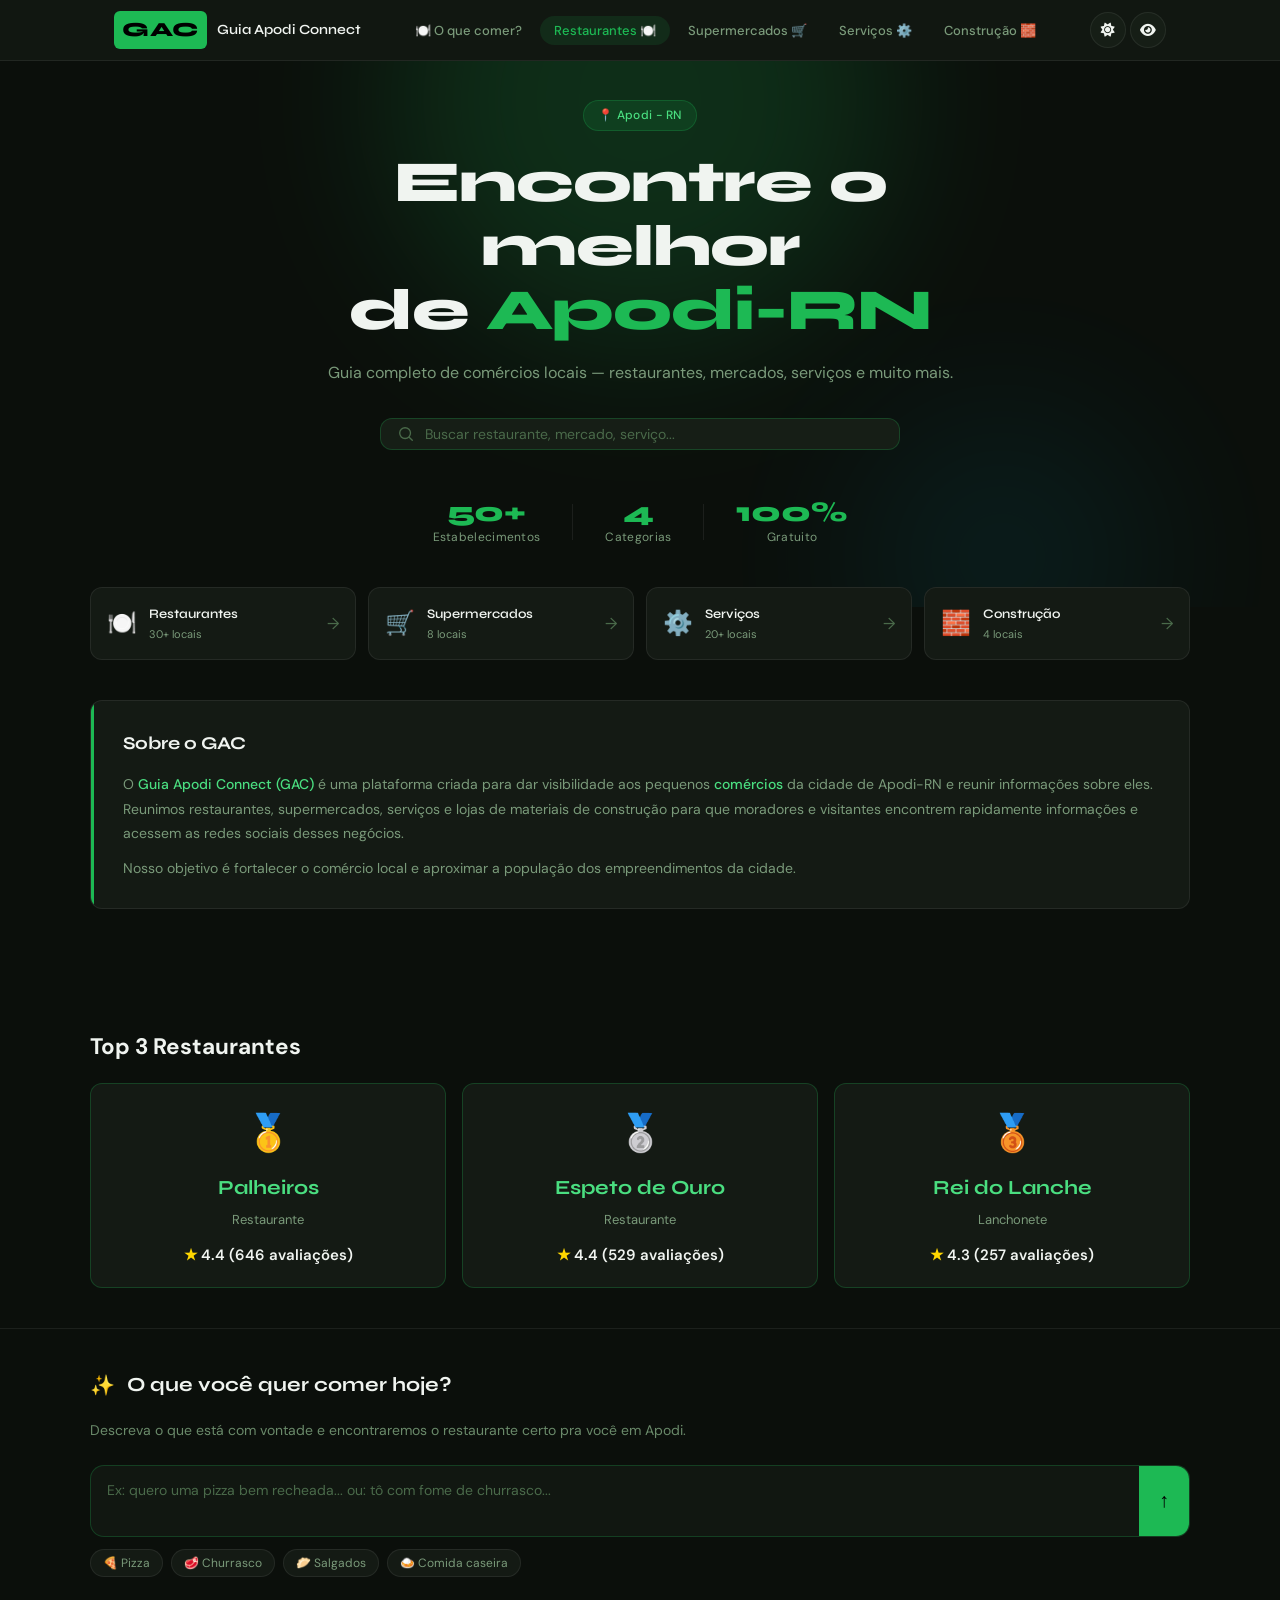
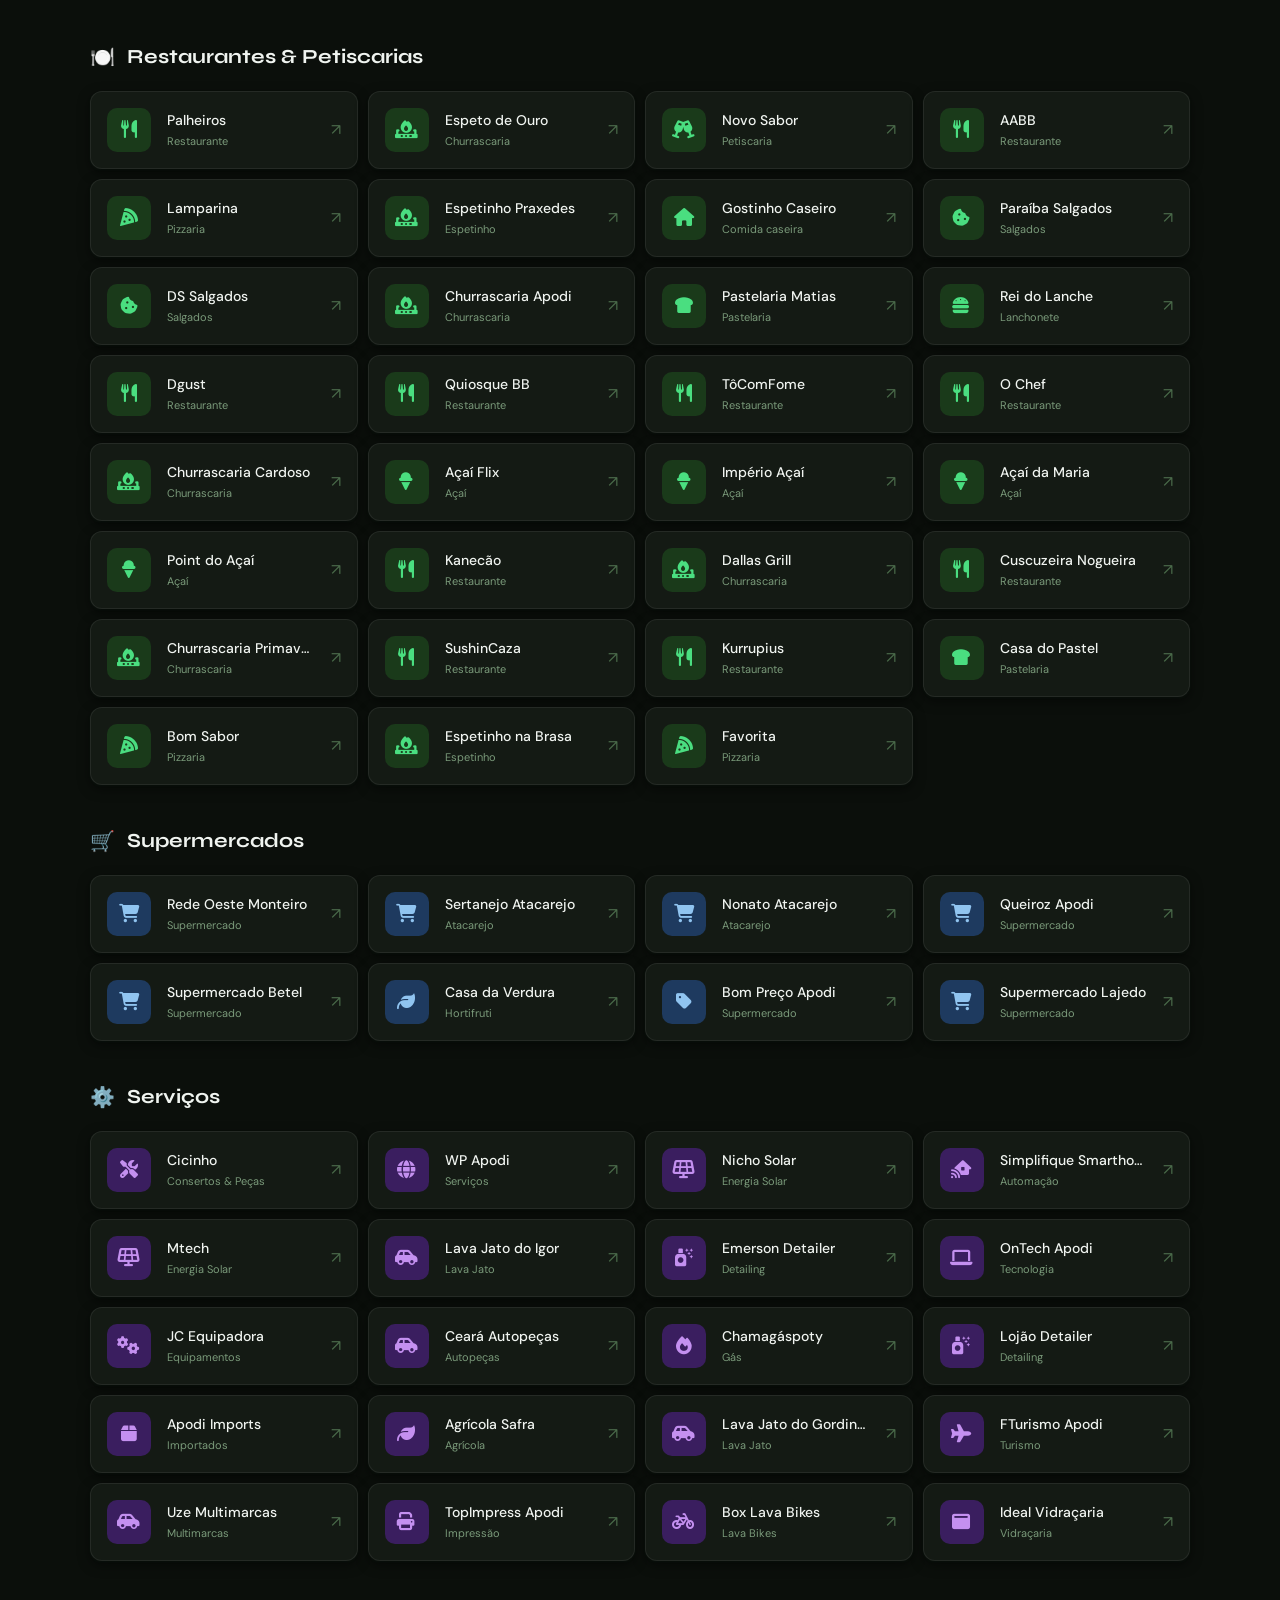
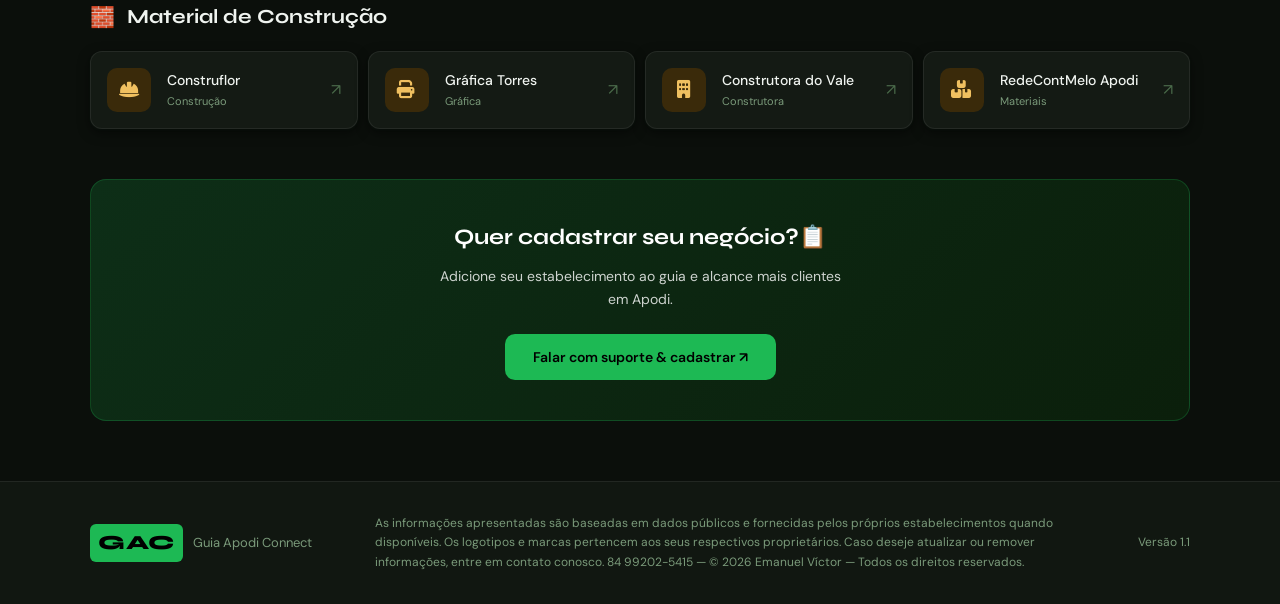
<file: GAC/index.html>
<!DOCTYPE html>
<html lang="pt-BR">
<head>
  <meta charset="UTF-8">
  <meta name="viewport" content="width=device-width, initial-scale=1.0">
  <title>GAC — Guia Apodi Connect</title>
  <link rel="icon" type="image/x-icon" href="02.ico">
  <link rel="preconnect" href="https://fonts.googleapis.com">
  <link rel="preconnect" href="https://fonts.gstatic.com" crossorigin>
  <link rel="stylesheet" href="02.css">
  <link rel="stylesheet" href="https://cdnjs.cloudflare.com/ajax/libs/font-awesome/6.5.0/css/all.min.css">
  <link href="https://fonts.googleapis.com/css2?family=Syne:wght@400;600;700;800&family=DM+Sans:wght@300;400;500&display=swap" rel="stylesheet">
</head>
<body>
<svg style="position:absolute; width:0; height:0;" xmlns="http://www.w3.org/2000/svg">
  <defs>
    <filter id="protanopia">
      <feColorMatrix type="matrix" values="0.567,0.433,0,0,0 0.558,0.442,0,0,0 0,0.242,0.758,0,0 0,0,0,1,0"/>
    </filter>
    <filter id="deuteranopia">
      <feColorMatrix type="matrix" values="0.625,0.375,0,0,0 0.7,0.3,0,0,0 0,0.3,0.7,0,0 0,0,0,1,0"/>
    </filter>
    <filter id="tritanopia">
      <feColorMatrix type="matrix" values="0.95,0.05,0,0,0 0,0.433,0.567,0,0 0,0.475,0.525,0,0 0,0,0,1,0"/>
    </filter>
    <filter id="achromatopsia">
      <feColorMatrix type="matrix" values="0.299,0.587,0.114,0,0 0.299,0.587,0.114,0,0 0.299,0.587,0.114,0,0 0,0,0,1,0"/>
    </filter>
  </defs>
</svg>

<nav class="sticky-nav" id="navbar">
  <div class="nav-inner">
    <a href="#" class="nav-brand">
      <span class="brand-badge">GAC</span>
      <span class="brand-name">Guia Apodi Connect</span>
    </a>

    <ul class="nav-links">
      <li><a href="#catalogo" class="nav-link">🍽️ O que comer?</a></li>
      <li><a href="#restaurantes" class="nav-link" data-section="restaurantes">Restaurantes 🍽️</a></li>
      <li><a href="#supermercados" class="nav-link" data-section="supermercados">Supermercados 🛒</a></li>
      <li><a href="#servicos" class="nav-link" data-section="servicos">Serviços ⚙️</a></li>
      <li><a href="#construcao" class="nav-link" data-section="construcao">Construção 🧱</a></li>
    </ul>

    <div class="nav-actions">
      <div class="nav-accessibility">
        <button class="acc-btn" id="btn-theme" onclick="alternarModoClaro()" title="Alternar Modo Claro / Escuro">
          <i class="fa-solid fa-sun"></i>
        </button>

        <div class="acessibilidade-container">
          <button class="acc-btn" id="btn-daltonico" onclick="toggleDropdown(event)" title="Filtros para Daltonismo">
            <i class="fa-solid fa-eye"></i>
          </button>

          <div class="dropdown" id="dropdown">
            <div class="dropdown-header">Filtro para daltonismo</div>
            <button class="filter-btn active" onclick="setFilter('none', this)">Sem filtro (padrão)</button>
            <button class="filter-btn" onclick="setFilter('protanopia', this)">Protanopia (sem vermelho)</button>
            <button class="filter-btn" onclick="setFilter('deuteranopia', this)">Deuteranopia (sem verde)</button>
            <button class="filter-btn" onclick="setFilter('tritanopia', this)">Tritanopia (sem azul)</button>
            <button class="filter-btn" onclick="setFilter('achromatopsia', this)">Achromatopsia (P&B)</button>
          </div>
        </div>

        <div id="filter-label" class="filter-label"></div>
      </div>

      <button class="nav-menu-btn" id="menuBtn" aria-label="Menu">
      </button>
    </div>
  </div>

  <div class="nav-mobile" id="mobileMenu">
    <a href="#catalogo" class="nav-link-mobile">🍽️ O que comer?</a>
    <a href="#restaurantes" class="nav-link-mobile">Restaurantes</a>
    <a href="#supermercados" class="nav-link-mobile">Supermercados</a>
    <a href="#servicos" class="nav-link-mobile">Serviços</a>
    <a href="#construcao" class="nav-link-mobile">Construção</a>
  </div>
</nav>

<section class="hero">
  <div class="hero-bg">
    <div class="hero-orb hero-orb-1"></div>
    <div class="hero-orb hero-orb-2"></div>
  </div>
  <div class="hero-content">
    <div class="hero-tag">📍 Apodi - RN</div>
    <h1 class="hero-title">Encontre o melhor<br>de <em>Apodi-RN</em></h1>
    <p class="hero-sub">Guia completo de comércios locais — restaurantes, mercados, serviços e muito mais.</p>
    <div class="search-wrap">
      <div class="search-box">
        <svg class="search-icon" viewBox="0 0 20 20" fill="none"><circle cx="9" cy="9" r="6" stroke="currentColor" stroke-width="1.5"/><path d="M13.5 13.5L17 17" stroke="currentColor" stroke-width="1.5" stroke-linecap="round"/></svg>
        <input type="text" id="pesquisa" placeholder="Buscar restaurante, mercado, serviço..." onkeyup="filtrar()">
      </div>
    </div>
  </div>
  <div class="hero-stats">
    <div class="stat"><span class="stat-num">50+</span><span class="stat-label">Estabelecimentos</span></div>
    <div class="stat-divider"></div>
    <div class="stat"><span class="stat-num">4</span><span class="stat-label">Categorias</span></div>
    <div class="stat-divider"></div>
    <div class="stat"><span class="stat-num">100%</span><span class="stat-label">Gratuito</span></div>
  </div>
</section>

<section class="cats-section">
  <div class="container">
    <div class="cats-grid">
      <a href="#restaurantes" class="cat-card" data-cat="restaurantes">
        <div class="cat-icon">🍽️</div>
        <div class="cat-info">
          <div class="cat-name">Restaurantes</div>
          <div class="cat-count">30+ locais</div>
        </div>
        <div class="cat-arrow">→</div>
      </a>
      <a href="#supermercados" class="cat-card" data-cat="supermercados">
        <div class="cat-icon">🛒</div>
        <div class="cat-info">
          <div class="cat-name">Supermercados</div>
          <div class="cat-count">8 locais</div>
        </div>
        <div class="cat-arrow">→</div>
      </a>
      <a href="#servicos" class="cat-card" data-cat="servicos">
        <div class="cat-icon">⚙️</div>
        <div class="cat-info">
          <div class="cat-name">Serviços</div>
          <div class="cat-count">20+ locais</div>
        </div>
        <div class="cat-arrow">→</div>
      </a>
      <a href="#construcao" class="cat-card" data-cat="construcao">
        <div class="cat-icon">🧱</div>
        <div class="cat-info">
          <div class="cat-name">Construção</div>
          <div class="cat-count">4 locais</div>
        </div>
        <div class="cat-arrow">→</div>
      </a>
    </div>
  </div>
</section>

<section class="sobre-section">
  <div class="container">
    <div class="sobre-card">
      <div class="sobre-accent"></div>
      <div class="sobre-text">
        <h2 class="sobre-title">Sobre o GAC</h2>
        <p>O <strong>Guia Apodi Connect (GAC)</strong> é uma plataforma criada para dar visibilidade aos pequenos <strong>comércios</strong> da cidade de Apodi-RN e reunir informações sobre eles. Reunimos restaurantes, supermercados, serviços e lojas de materiais de construção para que moradores e visitantes encontrem rapidamente informações e acessem as redes sociais desses negócios.</p>
        <p>Nosso objetivo é fortalecer o comércio local e aproximar a população dos empreendimentos da cidade.</p>
      </div>
    </div>
  </div>
</section>
  <section class="ranking-section">
  <div class="container">
    <h2 class="section-header">Top 3 Restaurantes</h2>
    <div class="ranking-grid" id="top3-grid"></div>
  </div>
</section>

<main class="listings" id="main-content">
  <div class="container">

    <div class="section-header" id="catalogo">
      <div class="section-tag">✨</div>
      <h2 class="section-title">O que você quer comer hoje?</h2>
    </div>
    <p style="color:#6a8a6a;font-size:14px;margin-bottom:24px;font-weight:400;">Descreva o que está com vontade e encontraremos o restaurante certo pra você em Apodi.</p>

    <div class="catalogo-input-wrap">
      <div class="catalogo-box">
        <textarea id="cat-input" placeholder="Ex: quero uma pizza bem recheada... ou: tô com fome de churrasco..." rows="2"></textarea>
        <button class="cat-send" id="cat-btn" onclick="catalogoBuscar()">↑</button>
      </div>
      <div class="cat-sugestoes">
        <button class="cat-sug" onclick="catalogoPreencher('Quero comer uma pizza hoje')">🍕 Pizza</button>
        <button class="cat-sug" onclick="catalogoPreencher('Bateu aquela vontade de churrasco')">🥩 Churrasco</button>
        <button class="cat-sug" onclick="catalogoPreencher('Quero comer salgados ou petiscos')">🥟 Salgados</button>
        <button class="cat-sug" onclick="catalogoPreencher('Tô com fome de comida caseira')">🍛 Comida caseira</button>
      </div>
    </div>

    <div class="cat-loading" id="cat-loading">
      <div class="cat-dots"></div>
      <p>Consultando os restaurantes de Apodi...</p>
    </div>

    <div class="cat-answer" id="cat-answer">
      <div class="cat-answer-icon">🤖</div>
      <div class="cat-answer-text" id="cat-answer-text"></div>
    </div>

    <div class="cat-grid" id="cat-grid"></div>

    <div class="cat-empty" id="cat-empty">
      <span>🤔</span>
      <p>Não encontrei restaurantes para isso. Tente descrever de outro jeito!</p>
    </div>

    <div class="cat-error" id="cat-error">
      <span>⚠️</span>
      <p>Algo deu errado. Verifique sua conexão e tente novamente.</p>
    </div>

    <div class="section-header" id="restaurantes">
      <div class="section-tag">🍽️</div>
      <h2 class="section-title">Restaurantes & Petiscarias</h2>
    </div>
    <div class="biz-grid" id="grid-restaurantes">
      <div class="biz-card" onclick="abrir('palh')"><div class="biz-initials"><i class="fa-solid fa-utensils"></i></div><div class="biz-info"><div class="biz-name">Palheiros</div><div class="biz-cat">Restaurante</div></div><div class="biz-arrow">↗</div></div>
      <div class="biz-card" onclick="abrir('espe')"><div class="biz-initials"><i class="fa-solid fa-fire-burner"></i></div><div class="biz-info"><div class="biz-name">Espeto de Ouro</div><div class="biz-cat">Churrascaria</div></div><div class="biz-arrow">↗</div></div>
      <div class="biz-card" onclick="abrir('novo')"><div class="biz-initials"><i class="fa-solid fa-champagne-glasses"></i></div><div class="biz-info"><div class="biz-name">Novo Sabor</div><div class="biz-cat">Petiscaria</div></div><div class="biz-arrow">↗</div></div>
      <div class="biz-card" onclick="abrir('aabb')"><div class="biz-initials"><i class="fa-solid fa-utensils"></i></div><div class="biz-info"><div class="biz-name">AABB</div><div class="biz-cat">Restaurante</div></div><div class="biz-arrow">↗</div></div>
      <div class="biz-card" onclick="abrir('lamp')"><div class="biz-initials"><i class="fa-solid fa-pizza-slice"></i></div><div class="biz-info"><div class="biz-name">Lamparina</div><div class="biz-cat">Pizzaria</div></div><div class="biz-arrow">↗</div></div>
      <div class="biz-card" onclick="abrir('espi')"><div class="biz-initials"><i class="fa-solid fa-fire-burner"></i></div><div class="biz-info"><div class="biz-name">Espetinho Praxedes</div><div class="biz-cat">Espetinho</div></div><div class="biz-arrow">↗</div></div>
      <div class="biz-card" onclick="abrir('case')"><div class="biz-initials"><i class="fa-solid fa-house"></i></div><div class="biz-info"><div class="biz-name">Gostinho Caseiro</div><div class="biz-cat">Comida caseira</div></div><div class="biz-arrow">↗</div></div>
      <div class="biz-card" onclick="abrir('para')"><div class="biz-initials"><i class="fa-solid fa-cookie-bite"></i></div><div class="biz-info"><div class="biz-name">Paraíba Salgados</div><div class="biz-cat">Salgados</div></div><div class="biz-arrow">↗</div></div>
      <div class="biz-card" onclick="abrir('dssa')"><div class="biz-initials"><i class="fa-solid fa-cookie-bite"></i></div><div class="biz-info"><div class="biz-name">DS Salgados</div><div class="biz-cat">Salgados</div></div><div class="biz-arrow">↗</div></div>
      <div class="biz-card" onclick="abrir('chur')"><div class="biz-initials"><i class="fa-solid fa-fire-burner"></i></div><div class="biz-info"><div class="biz-name">Churrascaria Apodi</div><div class="biz-cat">Churrascaria</div></div><div class="biz-arrow">↗</div></div>
      <div class="biz-card" onclick="abrir('mati')"><div class="biz-initials"><i class="fa-solid fa-bread-slice"></i></div><div class="biz-info"><div class="biz-name">Pastelaria Matias</div><div class="biz-cat">Pastelaria</div></div><div class="biz-arrow">↗</div></div>
      <div class="biz-card" onclick="abrir('reil')"><div class="biz-initials"><i class="fa-solid fa-burger"></i></div><div class="biz-info"><div class="biz-name">Rei do Lanche</div><div class="biz-cat">Lanchonete</div></div><div class="biz-arrow">↗</div></div>
      <div class="biz-card" onclick="abrir('dgus')"><div class="biz-initials"><i class="fa-solid fa-utensils"></i></div><div class="biz-info"><div class="biz-name">Dgust</div><div class="biz-cat">Restaurante</div></div><div class="biz-arrow">↗</div></div>
      <div class="biz-card" onclick="abrir('quio')"><div class="biz-initials"><i class="fa-solid fa-utensils"></i></div><div class="biz-info"><div class="biz-name">Quiosque BB</div><div class="biz-cat">Restaurante</div></div><div class="biz-arrow">↗</div></div>
      <div class="biz-card" onclick="abrir('toco')"><div class="biz-initials"><i class="fa-solid fa-utensils"></i></div><div class="biz-info"><div class="biz-name">TôComFome</div><div class="biz-cat">Restaurante</div></div><div class="biz-arrow">↗</div></div>
      <div class="biz-card" onclick="abrir('chef')"><div class="biz-initials"><i class="fa-solid fa-utensils"></i></div><div class="biz-info"><div class="biz-name">O Chef</div><div class="biz-cat">Restaurante</div></div><div class="biz-arrow">↗</div></div>
      <div class="biz-card" onclick="abrir('card')"><div class="biz-initials"><i class="fa-solid fa-fire-burner"></i></div><div class="biz-info"><div class="biz-name">Churrascaria Cardoso</div><div class="biz-cat">Churrascaria</div></div><div class="biz-arrow">↗</div></div>
      <div class="biz-card" onclick="abrir('flix')"><div class="biz-initials"><i class="fa-solid fa-ice-cream"></i></div><div class="biz-info"><div class="biz-name">Açaí Flix</div><div class="biz-cat">Açaí</div></div><div class="biz-arrow">↗</div></div>
      <div class="biz-card" onclick="abrir('impe')"><div class="biz-initials"><i class="fa-solid fa-ice-cream"></i></div><div class="biz-info"><div class="biz-name">Império Açaí</div><div class="biz-cat">Açaí</div></div><div class="biz-arrow">↗</div></div>
      <div class="biz-card" onclick="abrir('mari')"><div class="biz-initials"><i class="fa-solid fa-ice-cream"></i></div><div class="biz-info"><div class="biz-name">Açaí da Maria</div><div class="biz-cat">Açaí</div></div><div class="biz-arrow">↗</div></div>
      <div class="biz-card" onclick="abrir('poin')"><div class="biz-initials"><i class="fa-solid fa-ice-cream"></i></div><div class="biz-info"><div class="biz-name">Point do Açaí</div><div class="biz-cat">Açaí</div></div><div class="biz-arrow">↗</div></div>
      <div class="biz-card" onclick="abrir('kane')"><div class="biz-initials"><i class="fa-solid fa-utensils"></i></div><div class="biz-info"><div class="biz-name">Kanecão</div><div class="biz-cat">Restaurante</div></div><div class="biz-arrow">↗</div></div>
      <div class="biz-card" onclick="abrir('dall')"><div class="biz-initials"><i class="fa-solid fa-fire-burner"></i></div><div class="biz-info"><div class="biz-name">Dallas Grill</div><div class="biz-cat">Churrascaria</div></div><div class="biz-arrow">↗</div></div>
      <div class="biz-card" onclick="abrir('cusc')"><div class="biz-initials"><i class="fa-solid fa-utensils"></i></div><div class="biz-info"><div class="biz-name">Cuscuzeira Nogueira</div><div class="biz-cat">Restaurante</div></div><div class="biz-arrow">↗</div></div>
      <div class="biz-card" onclick="abrir('prim')"><div class="biz-initials"><i class="fa-solid fa-fire-burner"></i></div><div class="biz-info"><div class="biz-name">Churrascaria Primavera</div><div class="biz-cat">Churrascaria</div></div><div class="biz-arrow">↗</div></div>
      <div class="biz-card" onclick="abrir('sush')"><div class="biz-initials"><i class="fa-solid fa-utensils"></i></div><div class="biz-info"><div class="biz-name">SushinCaza</div><div class="biz-cat">Restaurante</div></div><div class="biz-arrow">↗</div></div>
      <div class="biz-card" onclick="abrir('bute')"><div class="biz-initials"><i class="fa-solid fa-utensils"></i></div><div class="biz-info"><div class="biz-name">Kurrupius</div><div class="biz-cat">Restaurante</div></div><div class="biz-arrow">↗</div></div>
      <div class="biz-card" onclick="abrir('past')"><div class="biz-initials"><i class="fa-solid fa-bread-slice"></i></div><div class="biz-info"><div class="biz-name">Casa do Pastel</div><div class="biz-cat">Pastelaria</div></div><div class="biz-arrow">↗</div></div>
      <div class="biz-card" onclick="abrir('boms')"><div class="biz-initials"><i class="fa-solid fa-pizza-slice"></i></div><div class="biz-info"><div class="biz-name">Bom Sabor</div><div class="biz-cat">Pizzaria</div></div><div class="biz-arrow">↗</div></div>
      <div class="biz-card" onclick="abrir('bras')"><div class="biz-initials"><i class="fa-solid fa-fire-burner"></i></div><div class="biz-info"><div class="biz-name">Espetinho na Brasa</div><div class="biz-cat">Espetinho</div></div><div class="biz-arrow">↗</div></div>
      <div class="biz-card" onclick="abrir('favo')"><div class="biz-initials"><i class="fa-solid fa-pizza-slice"></i></div><div class="biz-info"><div class="biz-name">Favorita</div><div class="biz-cat">Pizzaria</div></div><div class="biz-arrow">↗</div></div>
    </div>

    <div class="section-header" id="supermercados">
      <div class="section-tag">🛒</div>
      <h2 class="section-title">Supermercados</h2>
    </div>
    <div class="biz-grid" id="grid-supermercados">
      <div class="biz-card" onclick="abrir('mont')"><div class="biz-initials" style="background:#1e3a5f;color:#90c4f0"><i class="fa-solid fa-cart-shopping"></i></div><div class="biz-info"><div class="biz-name">Rede Oeste Monteiro</div><div class="biz-cat">Supermercado</div></div><div class="biz-arrow">↗</div></div>
      <div class="biz-card" onclick="abrir('sert')"><div class="biz-initials" style="background:#1e3a5f;color:#90c4f0"><i class="fa-solid fa-cart-shopping"></i></div><div class="biz-info"><div class="biz-name">Sertanejo Atacarejo</div><div class="biz-cat">Atacarejo</div></div><div class="biz-arrow">↗</div></div>
      <div class="biz-card" onclick="abrir('nona')"><div class="biz-initials" style="background:#1e3a5f;color:#90c4f0"><i class="fa-solid fa-cart-shopping"></i></div><div class="biz-info"><div class="biz-name">Nonato Atacarejo</div><div class="biz-cat">Atacarejo</div></div><div class="biz-arrow">↗</div></div>
      <div class="biz-card" onclick="abrir('quei')"><div class="biz-initials" style="background:#1e3a5f;color:#90c4f0"><i class="fa-solid fa-cart-shopping"></i></div><div class="biz-info"><div class="biz-name">Queiroz Apodi</div><div class="biz-cat">Supermercado</div></div><div class="biz-arrow">↗</div></div>
      <div class="biz-card" onclick="abrir('bete')"><div class="biz-initials" style="background:#1e3a5f;color:#90c4f0"><i class="fa-solid fa-cart-shopping"></i></div><div class="biz-info"><div class="biz-name">Supermercado Betel</div><div class="biz-cat">Supermercado</div></div><div class="biz-arrow">↗</div></div>
      <div class="biz-card" onclick="abrir('verd')"><div class="biz-initials" style="background:#1e3a5f;color:#90c4f0"><i class="fa-solid fa-leaf"></i></div><div class="biz-info"><div class="biz-name">Casa da Verdura</div><div class="biz-cat">Hortifruti</div></div><div class="biz-arrow">↗</div></div>
      <div class="biz-card" onclick="abrir('bompre')"><div class="biz-initials" style="background:#1e3a5f;color:#90c4f0"><i class="fa-solid fa-tag"></i></div><div class="biz-info"><div class="biz-name">Bom Preço Apodi</div><div class="biz-cat">Supermercado</div></div><div class="biz-arrow">↗</div></div>
      <div class="biz-card" onclick="abrir('laje')"><div class="biz-initials" style="background:#1e3a5f;color:#90c4f0"><i class="fa-solid fa-cart-shopping"></i></div><div class="biz-info"><div class="biz-name">Supermercado Lajedo</div><div class="biz-cat">Supermercado</div></div><div class="biz-arrow">↗</div></div>
    </div>

    <div class="section-header" id="servicos">
      <div class="section-tag">⚙️</div>
      <h2 class="section-title">Serviços</h2>
    </div>
    <div class="biz-grid" id="grid-servicos">
      <div class="biz-card" onclick="abrir('cici')"><div class="biz-initials" style="background:#3a1e5f;color:#c490f0"><i class="fa-solid fa-screwdriver-wrench"></i></div><div class="biz-info"><div class="biz-name">Cicinho</div><div class="biz-cat">Consertos & Peças</div></div><div class="biz-arrow">↗</div></div>
      <div class="biz-card" onclick="abrir('wpap')"><div class="biz-initials" style="background:#3a1e5f;color:#c490f0"><i class="fa-solid fa-globe"></i></div><div class="biz-info"><div class="biz-name">WP Apodi</div><div class="biz-cat">Serviços</div></div><div class="biz-arrow">↗</div></div>
      <div class="biz-card" onclick="abrir('nich')"><div class="biz-initials" style="background:#3a1e5f;color:#c490f0"><i class="fa-solid fa-solar-panel"></i></div><div class="biz-info"><div class="biz-name">Nicho Solar</div><div class="biz-cat">Energia Solar</div></div><div class="biz-arrow">↗</div></div>
      <div class="biz-card" onclick="abrir('simp')"><div class="biz-initials" style="background:#3a1e5f;color:#c490f0"><i class="fa-solid fa-house-signal"></i></div><div class="biz-info"><div class="biz-name">Simplifique Smarthome</div><div class="biz-cat">Automação</div></div><div class="biz-arrow">↗</div></div>
      <div class="biz-card" onclick="abrir('mtec')"><div class="biz-initials" style="background:#3a1e5f;color:#c490f0"><i class="fa-solid fa-solar-panel"></i></div><div class="biz-info"><div class="biz-name">Mtech</div><div class="biz-cat">Energia Solar</div></div><div class="biz-arrow">↗</div></div>
      <div class="biz-card" onclick="abrir('igor')"><div class="biz-initials" style="background:#3a1e5f;color:#c490f0"><i class="fa-solid fa-car-side"></i></div><div class="biz-info"><div class="biz-name">Lava Jato do Igor</div><div class="biz-cat">Lava Jato</div></div><div class="biz-arrow">↗</div></div>
      <div class="biz-card" onclick="abrir('emer')"><div class="biz-initials" style="background:#3a1e5f;color:#c490f0"><i class="fa-solid fa-spray-can-sparkles"></i></div><div class="biz-info"><div class="biz-name">Emerson Detailer</div><div class="biz-cat">Detailing</div></div><div class="biz-arrow">↗</div></div>
      <div class="biz-card" onclick="abrir('onte')"><div class="biz-initials" style="background:#3a1e5f;color:#c490f0"><i class="fa-solid fa-laptop"></i></div><div class="biz-info"><div class="biz-name">OnTech Apodi</div><div class="biz-cat">Tecnologia</div></div><div class="biz-arrow">↗</div></div>
      <div class="biz-card" onclick="abrir('jc')"><div class="biz-initials" style="background:#3a1e5f;color:#c490f0"><i class="fa-solid fa-gears"></i></div><div class="biz-info"><div class="biz-name">JC Equipadora</div><div class="biz-cat">Equipamentos</div></div><div class="biz-arrow">↗</div></div>
      <div class="biz-card" onclick="abrir('cear')"><div class="biz-initials" style="background:#3a1e5f;color:#c490f0"><i class="fa-solid fa-car-side"></i></div><div class="biz-info"><div class="biz-name">Ceará Autopeças</div><div class="biz-cat">Autopeças</div></div><div class="biz-arrow">↗</div></div>
      <div class="biz-card" onclick="abrir('cham')"><div class="biz-initials" style="background:#3a1e5f;color:#c490f0"><i class="fa-solid fa-fire"></i></div><div class="biz-info"><div class="biz-name">Chamagáspoty</div><div class="biz-cat">Gás</div></div><div class="biz-arrow">↗</div></div>
      <div class="biz-card" onclick="abrir('loja')"><div class="biz-initials" style="background:#3a1e5f;color:#c490f0"><i class="fa-solid fa-spray-can-sparkles"></i></div><div class="biz-info"><div class="biz-name">Lojão Detailer</div><div class="biz-cat">Detailing</div></div><div class="biz-arrow">↗</div></div>
      <div class="biz-card" onclick="abrir('apim')"><div class="biz-initials" style="background:#3a1e5f;color:#c490f0"><i class="fa-solid fa-box"></i></div><div class="biz-info"><div class="biz-name">Apodi Imports</div><div class="biz-cat">Importados</div></div><div class="biz-arrow">↗</div></div>
      <div class="biz-card" onclick="abrir('agri')"><div class="biz-initials" style="background:#3a1e5f;color:#c490f0"><i class="fa-solid fa-leaf"></i></div><div class="biz-info"><div class="biz-name">Agrícola Safra</div><div class="biz-cat">Agrícola</div></div><div class="biz-arrow">↗</div></div>
      <div class="biz-card" onclick="abrir('gord')"><div class="biz-initials" style="background:#3a1e5f;color:#c490f0"><i class="fa-solid fa-car-side"></i></div><div class="biz-info"><div class="biz-name">Lava Jato do Gordinho</div><div class="biz-cat">Lava Jato</div></div><div class="biz-arrow">↗</div></div>
      <div class="biz-card" onclick="abrir('ftur')"><div class="biz-initials" style="background:#3a1e5f;color:#c490f0"><i class="fa-solid fa-plane"></i></div><div class="biz-info"><div class="biz-name">FTurismo Apodi</div><div class="biz-cat">Turismo</div></div><div class="biz-arrow">↗</div></div>
      <div class="biz-card" onclick="abrir('uze')"><div class="biz-initials" style="background:#3a1e5f;color:#c490f0"><i class="fa-solid fa-car-side"></i></div><div class="biz-info"><div class="biz-name">Uze Multimarcas</div><div class="biz-cat">Multimarcas</div></div><div class="biz-arrow">↗</div></div>
      <div class="biz-card" onclick="abrir('topi')"><div class="biz-initials" style="background:#3a1e5f;color:#c490f0"><i class="fa-solid fa-print"></i></div><div class="biz-info"><div class="biz-name">TopImpress Apodi</div><div class="biz-cat">Impressão</div></div><div class="biz-arrow">↗</div></div>
      <div class="biz-card" onclick="abrir('bike')"><div class="biz-initials" style="background:#3a1e5f;color:#c490f0"><i class="fa-solid fa-bicycle"></i></div><div class="biz-info"><div class="biz-name">Box Lava Bikes</div><div class="biz-cat">Lava Bikes</div></div><div class="biz-arrow">↗</div></div>
      <div class="biz-card" onclick="abrir('idea')"><div class="biz-initials" style="background:#3a1e5f;color:#c490f0"><i class="fa-solid fa-window-maximize"></i></div><div class="biz-info"><div class="biz-name">Ideal Vidraçaria</div><div class="biz-cat">Vidraçaria</div></div><div class="biz-arrow">↗</div></div>
    </div>

    <div class="section-header" id="construcao">
      <div class="section-tag">🧱</div>
      <h2 class="section-title">Material de Construção</h2>
    </div>
    <div class="biz-grid" id="grid-construcao">
      <div class="biz-card" onclick="abrir('cons')"><div class="biz-initials" style="background:#3a2a0a;color:#f0c060"><i class="fa-solid fa-helmet-safety"></i></div><div class="biz-info"><div class="biz-name">Construflor</div><div class="biz-cat">Construção</div></div><div class="biz-arrow">↗</div></div>
      <div class="biz-card" onclick="abrir('graf')"><div class="biz-initials" style="background:#3a2a0a;color:#f0c060"><i class="fa-solid fa-print"></i></div><div class="biz-info"><div class="biz-name">Gráfica Torres</div><div class="biz-cat">Gráfica</div></div><div class="biz-arrow">↗</div></div>
      <div class="biz-card" onclick="abrir('vale')"><div class="biz-initials" style="background:#3a2a0a;color:#f0c060"><i class="fa-solid fa-building"></i></div><div class="biz-info"><div class="biz-name">Construtora do Vale</div><div class="biz-cat">Construtora</div></div><div class="biz-arrow">↗</div></div>
      <div class="biz-card" onclick="abrir('melo')"><div class="biz-initials" style="background:#3a2a0a;color:#f0c060"><i class="fa-solid fa-boxes-stacked"></i></div><div class="biz-info"><div class="biz-name">RedeContMelo Apodi</div><div class="biz-cat">Materiais</div></div><div class="biz-arrow">↗</div></div>
    </div>
    
    <div class="cta-section">
      <div class="cta-content">
        <h3 class="cta-title">Quer cadastrar seu negócio?📋</h3>
        <p class="cta-sub">Adicione seu estabelecimento ao guia e alcance mais clientes em Apodi.</p>
        <a href="https://forms.gle/zmDVFUy1LUqqUDvs8" target="_blank" class="cta-btn">Falar com suporte & cadastrar ↗</a>
      </div>
    </div>

  </div>
</main>
<div id="sidebar-overlay" onclick="fechar()" style="display: none;"></div>
<aside id="sidebar">
  <button class="sidebar-close" onclick="fechar()">
    <svg viewBox="0 0 20 20" fill="none" width="20" height="20"><path d="M5 5l10 10M15 5L5 15" stroke="currentColor" stroke-width="1.5" stroke-linecap="round"/></svg>
 </button>
  <div id="conteudo"></div>
</aside>

<footer class="main-footer">
  <div class="footer-inner">
    <div class="footer-brand">
      <span class="brand-badge">GAC</span>
      <span>Guia Apodi Connect</span>
    </div>
    <p class="footer-copy">As informações apresentadas são baseadas em dados públicos e fornecidas pelos próprios estabelecimentos quando disponíveis. Os logotipos e marcas pertencem aos seus respectivos proprietários. Caso deseje atualizar ou remover informações, entre em contato conosco. 84 99202-5415 — © 2026 Emanuel Víctor — Todos os direitos reservados.</p>
    <p class="footer-copy">Versão 1.1</p>
  </div> </footer>

<div vw class="enabled">
    <div vw-access-button class="active"></div>
    <div vw-plugin-wrapper>
      <div class="vw-plugin-top-wrapper"></div>
    </div>
  </div>
  
  <script src="https://vlibras.gov.br/app/vlibras-plugin.js"></script>
  <script>
    new window.VLibras.Widget('https://vlibras.gov.br/app');
  </script>

  <script src="02.js"></script>
</body>
</html>
</file>
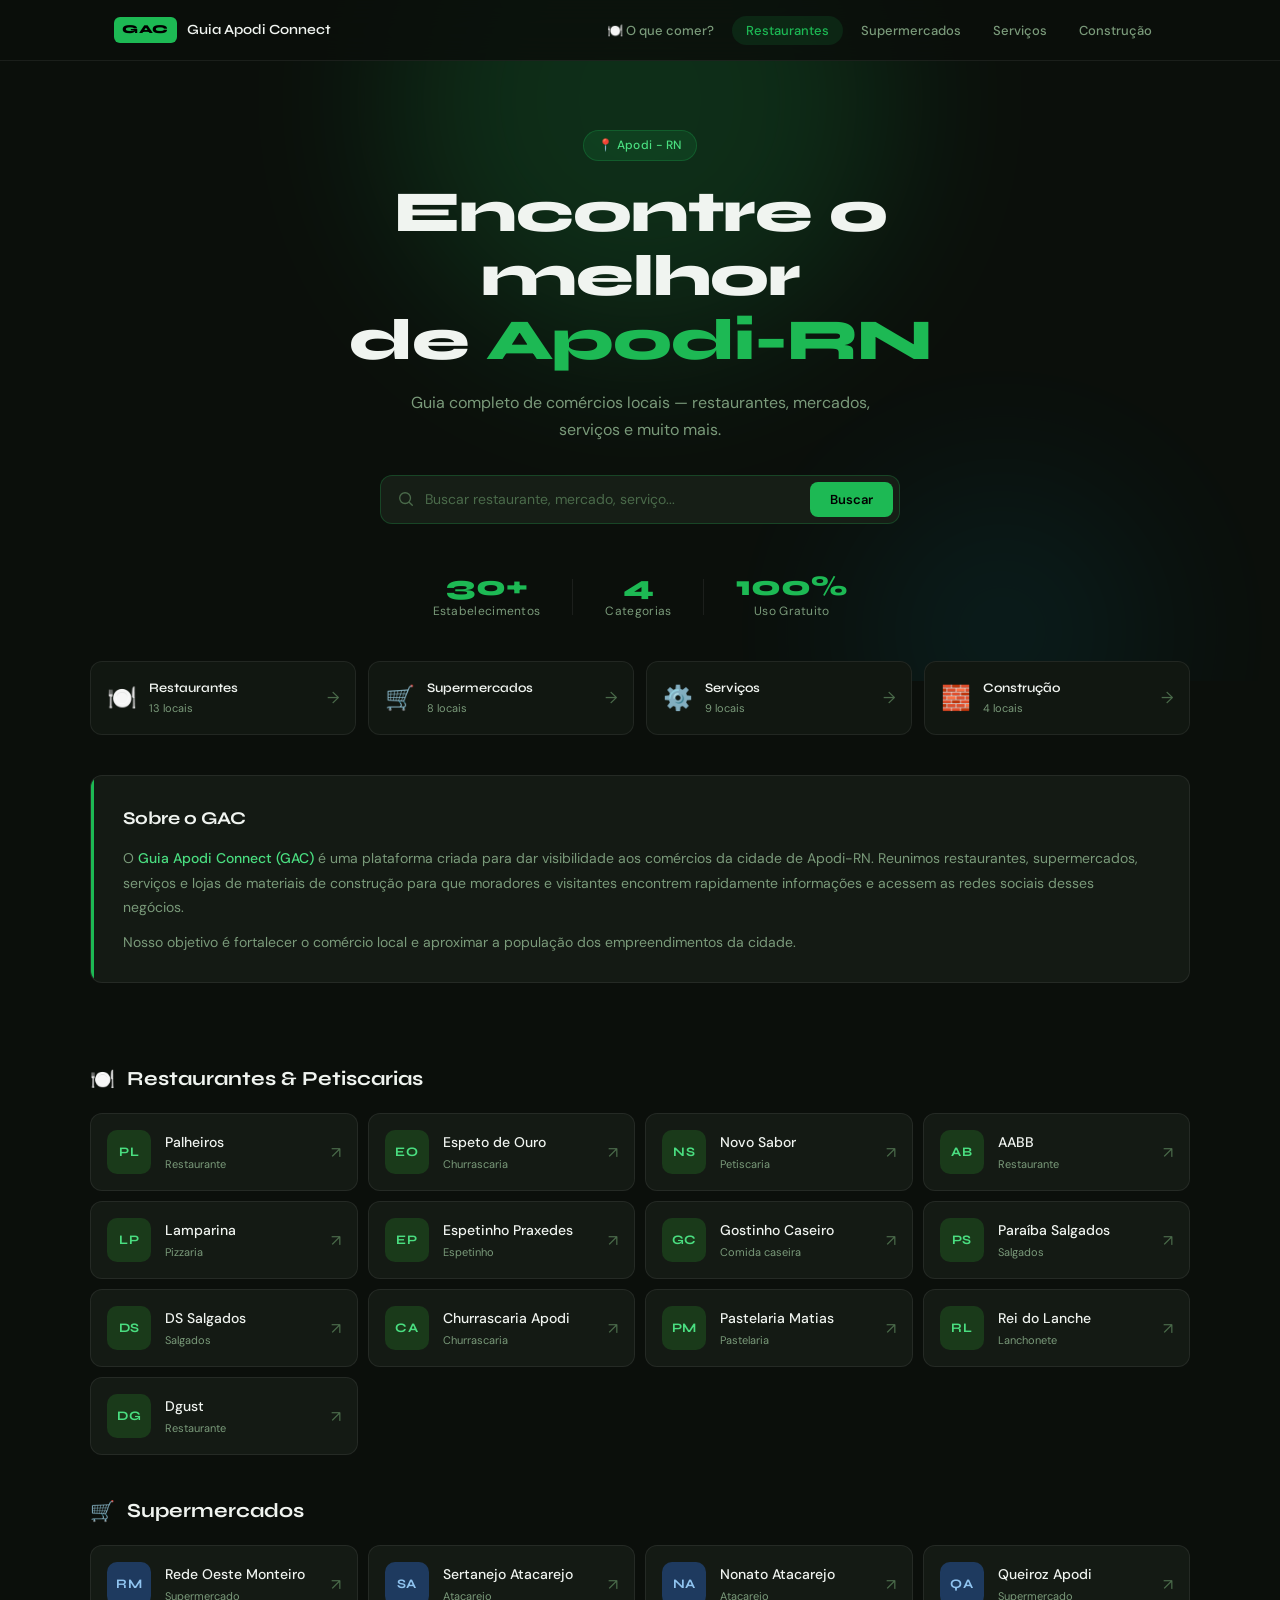
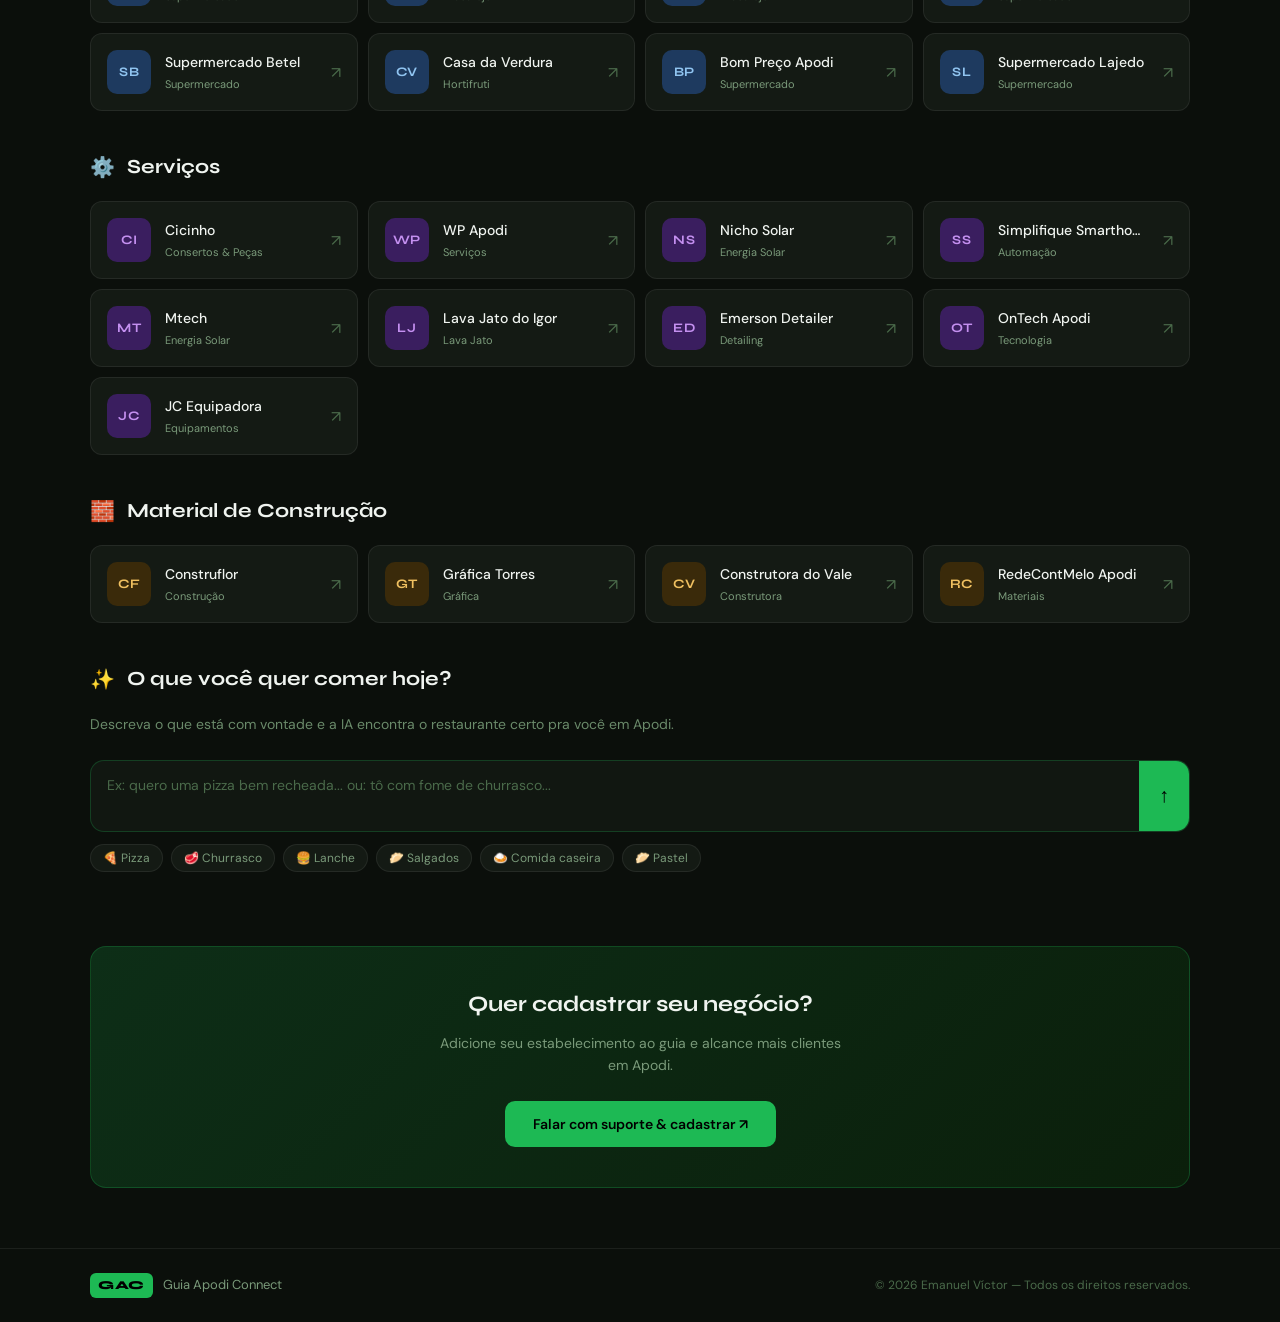
<file: VSCODE 2/02.html>
<!DOCTYPE html>
<html lang="pt-BR">
<head>
  <meta charset="UTF-8">
  <meta name="viewport" content="width=device-width, initial-scale=1.0">
  <title>GAC — Guia Apodi Connect</title>
  <link rel="icon" type="image/x-icon" href="02.ico">
  <link rel="preconnect" href="https://fonts.googleapis.com">
  <link rel="preconnect" href="https://fonts.gstatic.com" crossorigin>
  <link href="https://fonts.googleapis.com/css2?family=Syne:wght@400;600;700;800&family=DM+Sans:wght@300;400;500&display=swap" rel="stylesheet">
  <link rel="stylesheet" href="style.css">
</head>
<body>

<nav class="sticky-nav" id="navbar">
  <div class="nav-inner">
    <a href="#" class="nav-brand">
      <span class="brand-badge">GAC</span>
      <span class="brand-name">Guia Apodi Connect</span>
    </a>
    <ul class="nav-links">
      <li><a href="#catalogo" class="nav-link">🍽️ O que comer?</a></li>
      <li><a href="#restaurantes" class="nav-link" data-section="restaurantes">Restaurantes</a></li>
      <li><a href="#supermercados" class="nav-link" data-section="supermercados">Supermercados</a></li>
      <li><a href="#servicos" class="nav-link" data-section="servicos">Serviços</a></li>
      <li><a href="#construcao" class="nav-link" data-section="construcao">Construção</a></li>
    </ul>
    <button class="nav-menu-btn" id="menuBtn" aria-label="Menu">
      <span></span><span></span><span></span>
    </button>
  </div>
  <div class="nav-mobile" id="mobileMenu">
    <a href="#catalogo" class="nav-link-mobile">🍽️ O que comer?</a>
    <a href="#restaurantes" class="nav-link-mobile">Restaurantes</a>
    <a href="#supermercados" class="nav-link-mobile">Supermercados</a>
    <a href="#servicos" class="nav-link-mobile">Serviços</a>
    <a href="#construcao" class="nav-link-mobile">Construção</a>
  </div>
</nav>

<section class="hero">
  <div class="hero-bg">
    <div class="hero-orb hero-orb-1"></div>
    <div class="hero-orb hero-orb-2"></div>
  </div>
  <div class="hero-content">
    <div class="hero-tag">📍 Apodi - RN</div>
    <h1 class="hero-title">Encontre o melhor<br>de <em>Apodi-RN</em></h1>
    <p class="hero-sub">Guia completo de comércios locais — restaurantes, mercados, serviços e muito mais.</p>
    <div class="search-wrap">
      <div class="search-box">
        <svg class="search-icon" viewBox="0 0 20 20" fill="none"><circle cx="9" cy="9" r="6" stroke="currentColor" stroke-width="1.5"/><path d="M13.5 13.5L17 17" stroke="currentColor" stroke-width="1.5" stroke-linecap="round"/></svg>
        <input type="text" id="pesquisa" placeholder="Buscar restaurante, mercado, serviço..." onkeyup="filtrar()">
        <button class="search-btn" onclick="filtrar()">Buscar</button>
      </div>
    </div>
  </div>
  <div class="hero-stats">
    <div class="stat"><span class="stat-num">30+</span><span class="stat-label">Estabelecimentos</span></div>
    <div class="stat-divider"></div>
    <div class="stat"><span class="stat-num">4</span><span class="stat-label">Categorias</span></div>
    <div class="stat-divider"></div>
    <div class="stat"><span class="stat-num">100%</span><span class="stat-label">Uso Gratuito</span></div>
  </div>
</section>

<section class="cats-section">
  <div class="container">
    <div class="cats-grid">
      <a href="#restaurantes" class="cat-card" data-cat="restaurantes">
        <div class="cat-icon">🍽️</div>
        <div class="cat-info">
          <div class="cat-name">Restaurantes</div>
          <div class="cat-count">13 locais</div>
        </div>
        <div class="cat-arrow">→</div>
      </a>
      <a href="#supermercados" class="cat-card" data-cat="supermercados">
        <div class="cat-icon">🛒</div>
        <div class="cat-info">
          <div class="cat-name">Supermercados</div>
          <div class="cat-count">8 locais</div>
        </div>
        <div class="cat-arrow">→</div>
      </a>
      <a href="#servicos" class="cat-card" data-cat="servicos">
        <div class="cat-icon">⚙️</div>
        <div class="cat-info">
          <div class="cat-name">Serviços</div>
          <div class="cat-count">9 locais</div>
        </div>
        <div class="cat-arrow">→</div>
      </a>
      <a href="#construcao" class="cat-card" data-cat="construcao">
        <div class="cat-icon">🧱</div>
        <div class="cat-info">
          <div class="cat-name">Construção</div>
          <div class="cat-count">4 locais</div>
        </div>
        <div class="cat-arrow">→</div>
      </a>
    </div>
  </div>
</section>

<section class="sobre-section">
  <div class="container">
    <div class="sobre-card">
      <div class="sobre-accent"></div>
      <div class="sobre-text">
        <h2 class="sobre-title">Sobre o GAC</h2>
        <p>O <strong>Guia Apodi Connect (GAC)</strong> é uma plataforma criada para dar visibilidade aos comércios da cidade de Apodi-RN. Reunimos restaurantes, supermercados, serviços e lojas de materiais de construção para que moradores e visitantes encontrem rapidamente informações e acessem as redes sociais desses negócios.</p>
        <p>Nosso objetivo é fortalecer o comércio local e aproximar a população dos empreendimentos da cidade.</p>
      </div>
    </div>
  </div>
</section>

<main class="listings" id="main-content">
  <div class="container">

    <div class="section-header" id="restaurantes">
      <div class="section-tag">🍽️</div>
      <h2 class="section-title">Restaurantes & Petiscarias</h2>
    </div>
    <div class="biz-grid" id="grid-restaurantes">
      <div class="biz-card" onclick="abrir('palh')"><div class="biz-initials">PL</div><div class="biz-info"><div class="biz-name">Palheiros</div><div class="biz-cat">Restaurante</div></div><div class="biz-arrow">↗</div></div>
      <div class="biz-card" onclick="abrir('espe')"><div class="biz-initials">EO</div><div class="biz-info"><div class="biz-name">Espeto de Ouro</div><div class="biz-cat">Churrascaria</div></div><div class="biz-arrow">↗</div></div>
      <div class="biz-card" onclick="abrir('novo')"><div class="biz-initials">NS</div><div class="biz-info"><div class="biz-name">Novo Sabor</div><div class="biz-cat">Petiscaria</div></div><div class="biz-arrow">↗</div></div>
      <div class="biz-card" onclick="abrir('aabb')"><div class="biz-initials">AB</div><div class="biz-info"><div class="biz-name">AABB</div><div class="biz-cat">Restaurante</div></div><div class="biz-arrow">↗</div></div>
      <div class="biz-card" onclick="abrir('lamp')"><div class="biz-initials">LP</div><div class="biz-info"><div class="biz-name">Lamparina</div><div class="biz-cat">Pizzaria</div></div><div class="biz-arrow">↗</div></div>
      <div class="biz-card" onclick="abrir('espi')"><div class="biz-initials">EP</div><div class="biz-info"><div class="biz-name">Espetinho Praxedes</div><div class="biz-cat">Espetinho</div></div><div class="biz-arrow">↗</div></div>
      <div class="biz-card" onclick="abrir('case')"><div class="biz-initials">GC</div><div class="biz-info"><div class="biz-name">Gostinho Caseiro</div><div class="biz-cat">Comida caseira</div></div><div class="biz-arrow">↗</div></div>
      <div class="biz-card" onclick="abrir('para')"><div class="biz-initials">PS</div><div class="biz-info"><div class="biz-name">Paraíba Salgados</div><div class="biz-cat">Salgados</div></div><div class="biz-arrow">↗</div></div>
      <div class="biz-card" onclick="abrir('dssa')"><div class="biz-initials">DS</div><div class="biz-info"><div class="biz-name">DS Salgados</div><div class="biz-cat">Salgados</div></div><div class="biz-arrow">↗</div></div>
      <div class="biz-card" onclick="abrir('chur')"><div class="biz-initials">CA</div><div class="biz-info"><div class="biz-name">Churrascaria Apodi</div><div class="biz-cat">Churrascaria</div></div><div class="biz-arrow">↗</div></div>
      <div class="biz-card" onclick="abrir('mati')"><div class="biz-initials">PM</div><div class="biz-info"><div class="biz-name">Pastelaria Matias</div><div class="biz-cat">Pastelaria</div></div><div class="biz-arrow">↗</div></div>
      <div class="biz-card" onclick="abrir('reil')"><div class="biz-initials">RL</div><div class="biz-info"><div class="biz-name">Rei do Lanche</div><div class="biz-cat">Lanchonete</div></div><div class="biz-arrow">↗</div></div>
      <div class="biz-card" onclick="abrir('dgus')"><div class="biz-initials">DG</div><div class="biz-info"><div class="biz-name">Dgust</div><div class="biz-cat">Restaurante</div></div><div class="biz-arrow">↗</div></div>
    </div>

    <div class="section-header" id="supermercados">
      <div class="section-tag">🛒</div>
      <h2 class="section-title">Supermercados</h2>
    </div>
    <div class="biz-grid" id="grid-supermercados">
      <div class="biz-card" onclick="abrir('mont')"><div class="biz-initials" style="background:#1e3a5f;color:#90c4f0">RM</div><div class="biz-info"><div class="biz-name">Rede Oeste Monteiro</div><div class="biz-cat">Supermercado</div></div><div class="biz-arrow">↗</div></div>
      <div class="biz-card" onclick="abrir('sert')"><div class="biz-initials" style="background:#1e3a5f;color:#90c4f0">SA</div><div class="biz-info"><div class="biz-name">Sertanejo Atacarejo</div><div class="biz-cat">Atacarejo</div></div><div class="biz-arrow">↗</div></div>
      <div class="biz-card" onclick="abrir('nona')"><div class="biz-initials" style="background:#1e3a5f;color:#90c4f0">NA</div><div class="biz-info"><div class="biz-name">Nonato Atacarejo</div><div class="biz-cat">Atacarejo</div></div><div class="biz-arrow">↗</div></div>
      <div class="biz-card" onclick="abrir('quei')"><div class="biz-initials" style="background:#1e3a5f;color:#90c4f0">QA</div><div class="biz-info"><div class="biz-name">Queiroz Apodi</div><div class="biz-cat">Supermercado</div></div><div class="biz-arrow">↗</div></div>
      <div class="biz-card" onclick="abrir('bete')"><div class="biz-initials" style="background:#1e3a5f;color:#90c4f0">SB</div><div class="biz-info"><div class="biz-name">Supermercado Betel</div><div class="biz-cat">Supermercado</div></div><div class="biz-arrow">↗</div></div>
      <div class="biz-card" onclick="abrir('verd')"><div class="biz-initials" style="background:#1e3a5f;color:#90c4f0">CV</div><div class="biz-info"><div class="biz-name">Casa da Verdura</div><div class="biz-cat">Hortifruti</div></div><div class="biz-arrow">↗</div></div>
      <div class="biz-card" onclick="abrir('bompre')"><div class="biz-initials" style="background:#1e3a5f;color:#90c4f0">BP</div><div class="biz-info"><div class="biz-name">Bom Preço Apodi</div><div class="biz-cat">Supermercado</div></div><div class="biz-arrow">↗</div></div>
      <div class="biz-card" onclick="abrir('laje')"><div class="biz-initials" style="background:#1e3a5f;color:#90c4f0">SL</div><div class="biz-info"><div class="biz-name">Supermercado Lajedo</div><div class="biz-cat">Supermercado</div></div><div class="biz-arrow">↗</div></div>
    </div>

    <div class="section-header" id="servicos">
      <div class="section-tag">⚙️</div>
      <h2 class="section-title">Serviços</h2>
    </div>
    <div class="biz-grid" id="grid-servicos">
      <div class="biz-card" onclick="abrir('cici')"><div class="biz-initials" style="background:#3a1e5f;color:#c490f0">CI</div><div class="biz-info"><div class="biz-name">Cicinho</div><div class="biz-cat">Consertos & Peças</div></div><div class="biz-arrow">↗</div></div>
      <div class="biz-card" onclick="abrir('wpap')"><div class="biz-initials" style="background:#3a1e5f;color:#c490f0">WP</div><div class="biz-info"><div class="biz-name">WP Apodi</div><div class="biz-cat">Serviços</div></div><div class="biz-arrow">↗</div></div>
      <div class="biz-card" onclick="abrir('nich')"><div class="biz-initials" style="background:#3a1e5f;color:#c490f0">NS</div><div class="biz-info"><div class="biz-name">Nicho Solar</div><div class="biz-cat">Energia Solar</div></div><div class="biz-arrow">↗</div></div>
      <div class="biz-card" onclick="abrir('simp')"><div class="biz-initials" style="background:#3a1e5f;color:#c490f0">SS</div><div class="biz-info"><div class="biz-name">Simplifique Smarthome</div><div class="biz-cat">Automação</div></div><div class="biz-arrow">↗</div></div>
      <div class="biz-card" onclick="abrir('mtec')"><div class="biz-initials" style="background:#3a1e5f;color:#c490f0">MT</div><div class="biz-info"><div class="biz-name">Mtech</div><div class="biz-cat">Energia Solar</div></div><div class="biz-arrow">↗</div></div>
      <div class="biz-card" onclick="abrir('igor')"><div class="biz-initials" style="background:#3a1e5f;color:#c490f0">LJ</div><div class="biz-info"><div class="biz-name">Lava Jato do Igor</div><div class="biz-cat">Lava Jato</div></div><div class="biz-arrow">↗</div></div>
      <div class="biz-card" onclick="abrir('emer')"><div class="biz-initials" style="background:#3a1e5f;color:#c490f0">ED</div><div class="biz-info"><div class="biz-name">Emerson Detailer</div><div class="biz-cat">Detailing</div></div><div class="biz-arrow">↗</div></div>
      <div class="biz-card" onclick="abrir('onte')"><div class="biz-initials" style="background:#3a1e5f;color:#c490f0">OT</div><div class="biz-info"><div class="biz-name">OnTech Apodi</div><div class="biz-cat">Tecnologia</div></div><div class="biz-arrow">↗</div></div>
      <div class="biz-card" onclick="abrir('jc')"><div class="biz-initials" style="background:#3a1e5f;color:#c490f0">JC</div><div class="biz-info"><div class="biz-name">JC Equipadora</div><div class="biz-cat">Equipamentos</div></div><div class="biz-arrow">↗</div></div>
    </div>

    <div class="section-header" id="construcao">
      <div class="section-tag">🧱</div>
      <h2 class="section-title">Material de Construção</h2>
    </div>
    <div class="biz-grid" id="grid-construcao">
      <div class="biz-card" onclick="abrir('cons')"><div class="biz-initials" style="background:#3a2a0a;color:#f0c060">CF</div><div class="biz-info"><div class="biz-name">Construflor</div><div class="biz-cat">Construção</div></div><div class="biz-arrow">↗</div></div>
      <div class="biz-card" onclick="abrir('graf')"><div class="biz-initials" style="background:#3a2a0a;color:#f0c060">GT</div><div class="biz-info"><div class="biz-name">Gráfica Torres</div><div class="biz-cat">Gráfica</div></div><div class="biz-arrow">↗</div></div>
      <div class="biz-card" onclick="abrir('vale')"><div class="biz-initials" style="background:#3a2a0a;color:#f0c060">CV</div><div class="biz-info"><div class="biz-name">Construtora do Vale</div><div class="biz-cat">Construtora</div></div><div class="biz-arrow">↗</div></div>
      <div class="biz-card" onclick="abrir('melo')"><div class="biz-initials" style="background:#3a2a0a;color:#f0c060">RC</div><div class="biz-info"><div class="biz-name">RedeContMelo Apodi</div><div class="biz-cat">Materiais</div></div><div class="biz-arrow">↗</div></div>
    </div>

  
    <div class="section-header" id="catalogo">
      <div class="section-tag">✨</div>
      <h2 class="section-title">O que você quer comer hoje?</h2>
    </div>
    <p style="color:#6a8a6a;font-size:14px;margin-bottom:24px;font-weight:400;">Descreva o que está com vontade e a IA encontra o restaurante certo pra você em Apodi.</p>

    <div class="catalogo-input-wrap">
      <div class="catalogo-box">
        <textarea id="cat-input" placeholder="Ex: quero uma pizza bem recheada... ou: tô com fome de churrasco..." rows="2"></textarea>
        <button class="cat-send" id="cat-btn" onclick="catalogoBuscar()">↑</button>
      </div>
      <div class="cat-sugestoes">
        <button class="cat-sug" onclick="catalogoPreencher('Quero comer uma pizza hoje')">🍕 Pizza</button>
        <button class="cat-sug" onclick="catalogoPreencher('Bateu aquela vontade de churrasco')">🥩 Churrasco</button>
        <button class="cat-sug" onclick="catalogoPreencher('Quero um lanche rápido')">🍔 Lanche</button>
        <button class="cat-sug" onclick="catalogoPreencher('Quero comer salgados ou petiscos')">🥟 Salgados</button>
        <button class="cat-sug" onclick="catalogoPreencher('Tô com fome de comida caseira')">🍛 Comida caseira</button>
        <button class="cat-sug" onclick="catalogoPreencher('Quero pastel')">🥟 Pastel</button>
      </div>
    </div>

    <div class="cat-loading" id="cat-loading">
      <div class="cat-dots"><span></span><span></span><span></span></div>
      <p>Consultando os restaurantes de Apodi...</p>
    </div>

    <div class="cat-answer" id="cat-answer">
      <div class="cat-answer-icon">🤖</div>
      <div class="cat-answer-text" id="cat-answer-text"></div>
    </div>

    <div class="cat-grid" id="cat-grid"></div>

    <div class="cat-empty" id="cat-empty">
      <span>🤔</span>
      <p>Não encontrei restaurantes para isso. Tente descrever de outro jeito!</p>
    </div>

    <div class="cat-error" id="cat-error">
      <span>⚠️</span>
      <p>Algo deu errado. Verifique sua conexão e tente novamente.</p>
    </div>

  
    <div class="cta-section">
      <div class="cta-content">
        <h3 class="cta-title">Quer cadastrar seu negócio?</h3>
        <p class="cta-sub">Adicione seu estabelecimento ao guia e alcance mais clientes em Apodi.</p>
        <a href="https://forms.gle/zmDVFUy1LUqqUDvs8" target="_blank" class="cta-btn">Falar com suporte & cadastrar ↗</a>
      </div>
    </div>

  </div>
</main>

<div id="sidebar-overlay" onclick="fechar()"></div>
<aside id="sidebar">
  <button class="sidebar-close" onclick="fechar()">
    <svg viewBox="0 0 20 20" fill="none" width="20" height="20"><path d="M5 5l10 10M15 5L5 15" stroke="currentColor" stroke-width="1.5" stroke-linecap="round"/></svg>
  </button>
  <div id="conteudo"></div>
</aside>

<footer>
  <div class="footer-inner">
    <div class="footer-brand">
      <span class="brand-badge">GAC</span>
      <span>Guia Apodi Connect</span>
    </div>
    <p class="footer-copy">© 2026 Emanuel Víctor — Todos os direitos reservados.</p>
  </div>
</footer>

<script src="02.js"></script>
</body>
</html>
</file>
<file: GAC/02.css>
*, *::before, *::after {
  margin: 0;
  padding: 0;
  box-sizing: border-box;
}

:root {
  --green: #1db954;
  --green-dark: #148a3c;
  --green-light: #4ade80;
  --green-dim: rgba(29, 185, 84, 0.12);
  --bg: #0b0f0b;
  --bg2: #111711;
  --bg3: #161e16;
  --card: #141a14;
  --card-hover: #1a221a;
  --border: rgba(255,255,255,0.07);
  --border-green: rgba(29,185,84,0.25);
  --text: #f0f4f0;
  --text-muted: #7a9a7a;
  --text-dim: #4a6a4a;
  --radius: 12px;
  --radius-sm: 8px;
}

.btn-circulo {
  width: 30px;
  height: 30px;
  border-radius: 50% !important;
  display: inline-flex;
  align-items: center;
  justify-content: center;
  background: var(--bg2);
  border: 1px solid var(--border);
  color: var(--text);
  padding: 0;
  cursor: pointer;
  transition: all 0.2s ease;
}


.acessibilidade-container {
  position: relative;
  display: inline-flex;
  align-items: center;
}

.btn-acessibilidade {
  width: 38px;
  height: 38px;
  border-radius: 50%;
  background: var(--bg3);
  border: 0.5px solid var(--card-border);
  color: var(--text);
  display: inline-flex;
  align-items: center;
  justify-content: center;
  padding: 0;
  cursor: pointer;
  transition: all 0.2s ease;
}

.btn-acessibilidade:hover {
  background: var(--accent);
  color: #ffffff;
  border-color: var(--accent);
}

.btn-circulo:hover {
  background: var(--bg3);
  border-color: var(--green);
  color: var(--green);
  transform: scale(1.05);
}


.dropdown {
  display: none;
  position: absolute;
  top: calc(100% + 8px);
  right: 0;
  width: 220px;
  background: var(--card);
  border: 1px solid var(--border);
  border-radius: var(--radius);
  box-shadow: 0 8px 24px rgba(0, 0, 0, 0.35);
  padding: 8px;
  z-index: 1000;
}

.dropdown.open {
  display: flex;
  flex-direction: column;
  gap: 4px;
  animation: dropdownFade 0.2s ease;
}

.dropdown-header {
  font-size: 11px;
  text-transform: uppercase;
  letter-spacing: 0.5px;
  color: var(--text-muted);
  padding: 6px 10px 4px;
  font-weight: 700;
}

.filter-btn {
  background: transparent;
  border: 1px solid transparent;
  color: var(--text);
  padding: 8px 12px;
  border-radius: var(--radius-sm);
  font-size: 13px;
  text-align: left;
  cursor: pointer;
  transition: all 0.2s ease;
  font-family: inherit;
}

.filter-btn:hover {
  background: var(--bg2);
}

.filter-btn.active {
  background: var(--green-dim);
  border-color: var(--green);
  color: var(--green-light);
  font-weight: 600;
}

.filter-label {
  display: none;
  position: fixed;
  bottom: 20px;
  left: 50%;
  transform: translateX(-50%);
  background: var(--card);
  color: var(--text);
  border: 1px solid var(--green);
  padding: 8px 18px;
  border-radius: 30px;
  font-size: 12px;
  font-weight: 600;
  box-shadow: 0 4px 16px rgba(0,0,0,0.3);
  z-index: 9999;
}

.filter-label.show {
  display: block;
}

@keyframes dropdownFade {
  from { opacity: 0; transform: translateY(-6px); }
  to { opacity: 1; transform: translateY(0); }
}

[data-theme="daltonico"],
[data-theme="light-daltonico"] {
  --green: #2563eb !important;
  --green-dark: #1d4ed8 !important;
  --green-light: #3b82f6 !important;
  --green-dim: rgba(37, 99, 235, 0.18) !important;
  --border-green: rgba(37, 99, 235, 0.4) !important;
}

[data-theme="daltonico"] .brand-badge,
[data-theme="light-daltonico"] .brand-badge,
[data-theme="daltonico"] .cat-link.zap,
[data-theme="light-daltonico"] .cat-link.zap,
[data-theme="daltonico"] .sec-tag,
[data-theme="light-daltonico"] .sec-tag {
  background: rgba(37, 99, 235, 0.15) !important;
  color: #3b82f6 !important;
  border-color: rgba(37, 99, 235, 0.4) !important;
}

[data-theme="daltonico"] .chip.active,
[data-theme="light-daltonico"] .chip.active {
  background: #2563eb !important;
  color: #ffffff !important;
  border-color: #2563eb !important;
}

[data-theme="light"] {
  --bg: #eef2ee;
  --bg2: #e2e8e2;
  --bg3: #d6e0d6;
  --card: #ffffff;
  --card-hover: #f8faf8;
  --border: #d1dad1;
  --text: #111811;
  --text-muted: #4a5a4a;
}

[data-theme="light"] .chip,
[data-theme="light-daltonico"] .chip {
  background: #ffffff;
  border: 1px solid #d1d5db;
  color: #374151;
}

[data-theme="light"] .chip.active {
  background: var(--green);
  color: #ffffff;
}

[data-theme="light"] .search-box,
[data-theme="light-daltonico"] .search-box {
  background: #ffffff;
  border-color: rgba(0, 0, 0, 0.15);
}

[data-theme="light"] .search-input,
[data-theme="light-daltonico"] .search-input {
  color: #111827;
}

.nav-acc-item {
  display: flex;
  align-items: center;
}

.acc-btn.active {
  background: var(--green);
  color: #ffffff !important;
  border-color: var(--green);
  box-shadow: 0 0 10px var(--green-dim);
}

html {
  scroll-behavior: smooth;
  overflow-x: hidden;
}

body {
  background: var(--bg);
  color: var(--text);
  font-family: 'DM Sans', sans-serif;
  font-size: 15px;
  line-height: 1.6;
  overflow-x: hidden;
}

::-webkit-scrollbar { width: 6px; }
::-webkit-scrollbar-track { background: var(--bg); }
::-webkit-scrollbar-thumb { background: var(--green-dark); border-radius: 3px; }
::-webkit-scrollbar-thumb:hover { background: var(--green); }

.sticky-nav {
  position: fixed;
  top: 0;
  left: 0;
  width: 100%;
  z-index: 1000;
  background: var(--bg2);
  border-bottom: 1px solid var(--border);
  transition: background 0.3s, border-color 0.3s;
}

.sticky-nav.scrolled {
  background: var(--bg2) !important;
  box-shadow: 0 4px 20px rgba(0, 0, 0, 0.4);
}

.nav-inner {
  max-width: 1100px;
  margin: 0 auto;
  padding: 0 24px;
  height: 60px;
  display: flex;
  align-items: center;
  justify-content: space-between;
  gap: 24px;
}

.nav-brand {
  display: flex;
  align-items: center;
  gap: 10px;
  text-decoration: none;
  flex-shrink: 0;
}

.brand-badge {
  background: var(--green);
  color: #000;
  font-family: 'Syne', sans-serif;
  font-weight: 800;
  font-size: 20px;
  padding: 3px 8px;
  border-radius: 6px;
  letter-spacing: 0.5px;
}

.brand-name {
  font-family: 'Syne', sans-serif;
  font-weight: 600;
  font-size: 14px;
  color: var(--text);
}

.nav-links {
  display: flex;
  list-style: none;
  gap: 4px;
}

.nav-link {
  color: var(--text-muted);
  text-decoration: none;
  font-size: 13px;
  font-weight: 500;
  padding: 6px 14px;
  border-radius: 20px;
  transition: all 0.2s;
  white-space: nowrap;
}

.nav-link:hover, .nav-link.active {
  color: var(--green);
  background: var(--green-dim);
}

.nav-actions {
  display: flex;
  align-items: center;
  gap: 8px;
  flex-shrink: 0;
}

.acc-btn {
  width: 36px;
  height: 36px;
  border-radius: 50%;
  background: var(--bg3);
  border: 1px solid var(--border);
  color: var(--text);
  display: inline-flex;
  align-items: center;
  justify-content: center;
  cursor: pointer;
  transition: all 0.2s ease;
  flex-shrink: 0;
  font-size: 14px;
}

.acc-btn:hover {
  background: var(--green);
  color: #ffffff;
  border-color: var(--green);
}

.nav-menu-btn {
  display: none;
  flex-direction: column;
  gap: 4px;
  background: none;
  border: none;
  cursor: pointer;
  padding: 6px;
}

.nav-menu-btn span {
  display: block;
  width: 22px;
  height: 1.5px;
  background: var(--text);
  border-radius: 2px;
  transition: 0.3s;
}

.nav-mobile {
  display: none;
  flex-direction: column;
  padding: 12px 24px 16px;
  border-top: 1px solid var(--border);
  gap: 4px;
}

.nav-mobile.open { display: flex; }

.nav-link-mobile {
  color: var(--text-muted);
  text-decoration: none;
  font-size: 14px;
  padding: 8px 0;
  border-bottom: 1px solid var(--border);
  transition: color 0.2s;
}

.nav-link-mobile:hover { color: var(--green); }

.hero {
  position: relative;
  padding: 100px 24px 60px;
  overflow: hidden;
  min-height: 520px;
  display: flex;
  flex-direction: column;
  align-items: center;
  justify-content: center;
}

.hero-bg {
  position: absolute;
  inset: 0;
  pointer-events: none;
}

.hero-orb {
  position: absolute;
  border-radius: 50%;
  filter: blur(80px);
  opacity: 0.18;
}

.hero-orb-1 {
  width: 500px;
  height: 500px;
  background: var(--green);
  top: -150px;
  left: 50%;
  transform: translateX(-50%);
  animation: pulse-orb 6s ease-in-out infinite;
}

.hero-orb-2 {
  width: 300px;
  height: 300px;
  background: #00b4d8;
  bottom: -100px;
  right: 10%;
  opacity: 0.08;
}

@keyframes pulse-orb {
  0%, 100% { opacity: 0.18; transform: translateX(-50%) scale(1); }
  50% { opacity: 0.25; transform: translateX(-50%) scale(1.05); }
}

.hero-content {
  position: relative;
  text-align: center;
  max-width: 640px;
  width: 100%;
  animation: fadeUp 0.7s ease both;
}

@keyframes fadeUp {
  from { opacity: 0; transform: translateY(20px); }
  to { opacity: 1; transform: translateY(0); }
}

.hero-tag {
  display: inline-flex;
  align-items: center;
  gap: 6px;
  background: var(--green-dim);
  border: 1px solid var(--border-green);
  color: var(--green-light);
  font-size: 12px;
  font-weight: 500;
  padding: 5px 14px;
  border-radius: 20px;
  margin-bottom: 20px;
  letter-spacing: 0.3px;
}

.hero-title {
  font-family: 'Syne', sans-serif;
  font-weight: 800;
  font-size: clamp(36px, 6vw, 58px);
  line-height: 1.1;
  letter-spacing: -1px;
  margin-bottom: 16px;
  color: var(--text);
}

.hero-title em {
  font-style: normal;
  color: var(--green);
}

.hero-sub {
  color: var(--text-muted);
  font-size: 16px;
  max-width: 700px;
  margin: 0 auto 32px;
  line-height: 1.7;
}

.search-wrap {
  max-width: 520px;
  margin: 0 auto;
}

.search-box {
  display: flex;
  align-items: center;
  background: var(--bg3);
  border: 1px solid var(--border-green);
  border-radius: 12px;
  padding: 6px 6px 6px 16px;
  gap: 10px;
  transition: border-color 0.2s, box-shadow 0.2s;
}

.search-box:focus-within {
  border-color: var(--green);
  box-shadow: 0 0 0 3px rgba(29,185,84,0.1);
}

.search-icon {
  width: 18px;
  height: 18px;
  color: var(--text-dim);
  flex-shrink: 0;
}

.search-box input {
  flex: 1;
  background: none;
  border: none;
  outline: none;
  color: var(--text);
  font-size: 14px;
  font-family: 'DM Sans', sans-serif;
  min-width: 0;
}

.search-box input::placeholder { color: var(--text-dim); }

.search-btn {
  background: var(--green);
  color: #000;
  border: none;
  border-radius: 8px;
  padding: 9px 20px;
  font-size: 13px;
  font-weight: 600;
  cursor: pointer;
  font-family: 'DM Sans', sans-serif;
  transition: background 0.2s, transform 0.1s;
  white-space: nowrap;
  flex-shrink: 0;
}

.search-btn:hover { background: var(--green-light); }
.search-btn:active { transform: scale(0.97); }

.hero-stats {
  position: relative;
  display: flex;
  align-items: center;
  justify-content: center;
  gap: 32px;
  margin-top: 48px;
  animation: fadeUp 0.7s ease 0.2s both;
}

.stat {
  display: flex;
  flex-direction: column;
  align-items: center;
  gap: 2px;
}

.stat-num {
  font-family: 'Syne', sans-serif;
  font-weight: 800;
  font-size: 28px;
  color: var(--green);
  line-height: 1;
}

.stat-label {
  font-size: 12px;
  color: var(--text-muted);
  letter-spacing: 0.3px;
}

.stat-divider {
  width: 1px;
  height: 36px;
  background: var(--border);
}

.cats-section {
  padding: 0 24px;
  margin-top: -20px;
  position: relative;
  z-index: 2;
}

.container {
  max-width: 1100px;
  margin: 0 auto;
}

.cats-grid {
  display: grid;
  grid-template-columns: repeat(4, 1fr);
  gap: 12px;
}

.cat-card {
  background: var(--card);
  border: 1px solid var(--border);
  border-radius: var(--radius);
  padding: 16px;
  display: flex;
  align-items: center;
  gap: 12px;
  text-decoration: none;
  transition: all 0.2s;
  cursor: pointer;
  min-width: 0;
}

.cat-card:hover {
  background: var(--card-hover);
  border-color: var(--border-green);
  transform: translateY(-2px);
}

.cat-icon {
  font-size: 24px;
  flex-shrink: 0;
}

.cat-info { flex: 1; min-width: 0; }

.cat-name {
  font-family: 'Syne', sans-serif;
  font-weight: 600;
  font-size: 13px;
  color: var(--text);
  white-space: nowrap;
  overflow: hidden;
  text-overflow: ellipsis;
}

.cat-count {
  font-size: 11px;
  color: var(--text-muted);
  margin-top: 1px;
}

.cat-arrow {
  color: var(--text-dim);
  font-size: 16px;
  transition: color 0.2s, transform 0.2s;
}

.cat-card:hover .cat-arrow {
  color: var(--green);
  transform: translateX(3px);
}

.ranking-section {
  padding: 40px 24px;
  border-bottom: 1px solid var(--border);
  position: relative;
  z-index: 2;
}

.ranking-grid {
  display: grid;
  grid-template-columns: repeat(auto-fit, minmax(280px, 1fr));
  gap: 16px;
  max-width: 1100px;
  margin: 0 auto;
}

.ranking-card {
  background: var(--card);
  border: 1px solid var(--border-green);
  border-radius: var(--radius);
  padding: 20px;
  display: flex;
  flex-direction: column;
  align-items: center;
  text-align: center;
  transition: all 0.2s;
  cursor: pointer;
  position: relative;
  overflow: hidden;
}

.ranking-card:hover {
  background: var(--card-hover);
  transform: translateY(-3px);
  box-shadow: 0 8px 20px rgba(0,0,0,0.2);
}

.ranking-medal {
  font-size: 36px;
  margin-bottom: 10px;
}

.ranking-name {
  font-family: 'Syne', sans-serif;
  font-weight: 700;
  font-size: 20px;
  color: var(--green-light);
  margin-bottom: 6px;
}

.ranking-cat {
  font-size: 13px;
  color: var(--text-muted);
  margin-bottom: 12px;
}

.ranking-rating {
  display: flex;
  align-items: center;
  gap: 4px;
  font-size: 15px;
  font-weight: 600;
  color: var(--text);
}

.ranking-rating .star {
  color: #FFD700;
}

@media (max-width: 768px) {
  .ranking-grid {
    grid-template-columns: 1fr;
  }
}

.sobre-section {
  padding: 40px 24px;
}

.sobre-card {
  background: var(--card);
  border: 1px solid var(--border);
  border-radius: var(--radius);
  padding: 28px 32px;
  display: flex;
  gap: 24px;
  align-items: flex-start;
  position: relative;
  overflow: hidden;
}

.sobre-accent {
  position: absolute;
  left: 0;
  top: 0;
  bottom: 0;
  width: 3px;
  background: var(--green);
  border-radius: 0 2px 2px 0;
}

.sobre-text { 
  flex: 1; 
}

.sobre-title {
  font-family: 'Syne', sans-serif;
  font-weight: 700;
  font-size: 18px;
  margin-bottom: 14px;
  color: var(--text);
}

.sobre-text p {
  color: var(--text-muted);
  font-size: 14px;
  line-height: 1.75;
  margin-bottom: 10px;
  font-weight: 400;
}

.sobre-text p:last-child { 
  margin-bottom: 0; 
}

.sobre-text strong {
  color: var(--green-light);
  font-weight: 500;
}

.listings {
  padding: 0 24px 60px;
}

.section-header {
  display: flex;
  align-items: center;
  gap: 12px;
  margin: 40px 0 18px;
  scroll-margin-top: 80px;
}

.section-tag {
  font-size: 20px;
  line-height: 1;
}

.section-title {
  font-family: 'Syne', sans-serif;
  font-weight: 700;
  font-size: 20px;
  color: var(--text);
}

.biz-grid {
  display: grid;
  grid-template-columns: repeat(auto-fill, minmax(240px, 1fr));
  gap: 10px;
}

.biz-card {
  background: var(--card);
  border: 1px solid var(--border);
  border-radius: 12px;
  padding: 16px;
  display: flex;
  align-items: center;
  gap: 16px;
  cursor: pointer;
  transition: transform 0.2s ease, box-shadow 0.2s ease, border-color 0.2s ease;
  position: relative;
  overflow: hidden;
  box-shadow: 0 4px 12px rgba(0, 0, 0, 0.5), 0 1px 3px rgba(74, 222, 128, 0.05);
}

.biz-card:hover {
  transform: translateY(-4px); 
  border-color: rgba(74, 222, 128, 0.3); 
  box-shadow: 0 8px 24px rgba(0, 0, 0, 0.7), 0 2px 8px rgba(74, 222, 128, 0.15);
}

@keyframes fadeIn {
  from { opacity: 0; transform: translateY(8px); }
  to { opacity: 1; transform: translateY(0); }
}

.biz-card.hidden {
   display: none; 
  }

.biz-initials {
  width: 44px;
  height: 44px;
  border-radius: 10px;
  background: #1a3a1a;
  color: var(--green-light);
  display: flex;
  align-items: center;
  justify-content: center;
  font-family: 'Syne', sans-serif;
  font-weight: 700;
  font-size: 13px;
  flex-shrink: 0;
  letter-spacing: 0.5px;
}

.biz-initials i { font-size: 18px; }

.biz-info { flex: 1; min-width: 0; }

.biz-name {
  font-weight: 500;
  font-size: 14px;
  color: var(--text);
  white-space: nowrap;
  overflow: hidden;
  text-overflow: ellipsis;
  margin-bottom: 2px;
}

.biz-cat {
  font-size: 11px;
  color: var(--text-muted);
}

.biz-arrow {
  color: var(--text-dim);
  font-size: 16px;
  flex-shrink: 0;
  transition: all 0.2s;
}

.biz-card:hover .biz-arrow {
  color: var(--green);
  transform: translateX(2px) translateY(-2px);
}

.cta-section {
  margin-top: 50px;
  background: linear-gradient(135deg, #0d2e17 0%, #0b1f0b 100%);
  border: 1px solid var(--border-green);
  border-radius: 16px;
  padding: 40px;
  text-align: center;
}

.cta-title {
  font-family: 'Syne', sans-serif;
  font-weight: 700;
  font-size: 22px;
  margin-bottom: 10px;
  color: #ffffff !important;
}

.cta-sub {
  color: rgba(255, 255, 255, 0.8) !important;
  font-size: 14px;
  max-width: 420px;
  margin: 0 auto 24px;
  font-weight: 400;
}

.cta-btn {
  display: inline-block;
  background: var(--green);
  color: #000;
  text-decoration: none;
  font-weight: 600;
  font-size: 14px;
  padding: 12px 28px;
  border-radius: 10px;
  transition: all 0.2s;
  font-family: 'DM Sans', sans-serif;
}

.cta-btn:hover {
  background: var(--green-light);
  transform: translateY(-1px);
}

#sidebar-overlay {
  position: fixed !important;
  top: 0 !important;
  left: 0 !important;
  width: 100vw !important;
  height: 100vh !important;
  z-index: 1199 !important; 
  opacity: 0 !important;
  pointer-events: none !important;
  background-color: rgba(0, 0, 0, 0.2) !important; 
  backdrop-filter: blur(12px) !important;
  -webkit-backdrop-filter: blur(12px) !important;
  transition: opacity 0.3s ease-in-out !important;
}

#sidebar-overlay[style*="block"],
#sidebar-overlay.ativo {
  display: block !important;
  opacity: 1 !important;
  pointer-events: auto !important;
}

#sidebar {
  position: fixed;
  right: -360px;
  top: 0;
  width: 340px;
  height: 100%;
  background: var(--bg2);
  border-left: 1px solid var(--border-green);
  z-index: 1200;
  padding: 24px;
  transition: right 0.3s cubic-bezier(0.4, 0, 0.2, 1);
  overflow-y: auto;
}

#sidebar.ativo { right: 0; }

.sidebar-close {
  background: var(--bg3);
  border: 1px solid var(--border);
  border-radius: 8px;
  width: 36px;
  height: 36px;
  display: flex;
  align-items: center;
  justify-content: center;
  cursor: pointer;
  color: var(--text-muted);
  margin-bottom: 24px;
  transition: all 0.2s;
}

.sidebar-close:hover {
  border-color: var(--border-green);
  color: var(--text);
}

#conteudo h2 {
  font-family: 'Syne', sans-serif;
  font-weight: 700;
  font-size: 20px;
  margin-bottom: 6px;
  color: var(--text);
  scroll-margin-top: 0;
  margin-top: 0;
}

#conteudo .sidebar-loc {
  color: var(--text-muted);
  font-size: 13px;
  margin-bottom: 24px;
  display: flex;
  align-items: center;
  gap: 6px;
}

.sidebar-links {
  display: flex;
  flex-direction: column;
  gap: 10px;
}

.sidebar-link {
  display: flex;
  align-items: center;
  gap: 12px;
  background: var(--bg3);
  border: 1px solid var(--border);
  border-radius: var(--radius);
  padding: 14px 16px;
  text-decoration: none;
  color: var(--text);
  font-size: 14px;
  font-weight: 500;
  transition: all 0.2s;
}

.sidebar-link:hover {
  border-color: var(--border-green);
  background: var(--card-hover);
  color: var(--green-light);
}

.sidebar-link .link-icon {
  width: 36px;
  height: 36px;
  border-radius: 8px;
  display: flex;
  align-items: center;
  justify-content: center;
  font-size: 16px;
  flex-shrink: 0;
}

.link-insta .link-icon { background: #2a1a2a; }
.link-zap .link-icon { background: #0d2e17; }
.link-map .link-icon { background: #1a2a3a; }

.sidebar-missing {
  background: var(--bg3);
  border: 1px solid var(--border);
  border-radius: var(--radius);
  padding: 14px 16px;
  color: var(--text-dim);
  font-size: 13px;
  display: flex;
  align-items: center;
  gap: 10px;
}

footer {
  border-top: 1px solid var(--border);
  background: var(--bg2);
  padding: 32px 24px;
  position: relative;
  clear: both;
  width: 100%;
  z-index: 10;
}

.footer-inner {
  max-width: 1100px;
  margin: 0 auto;
  display: flex;
  align-items: center;
  justify-content: space-between;
  gap: 16px;
  flex-wrap: wrap;
}

.footer-brand {
  display: flex;
  align-items: center;
  gap: 10px;
  font-size: 13px;
  color: var(--text-muted);
}

.footer-copy {
  font-size: 12px;
  color: var(--text-muted);
  font-weight: 400;
  max-width: 700px;
  line-height: 1.6;
}

.empty-state {
  grid-column: 1 / -1;
  text-align: center;
  padding: 40px;
  color: var(--text-muted);
  font-size: 14px;
}

.catalogo-input-wrap {
  margin-bottom: 24px;
}

.catalogo-box {
  display: flex;
  align-items: stretch;
  background: var(--bg2);
  border: 1px solid var(--border-green);
  border-radius: 14px;
  overflow: hidden;
  transition: box-shadow 0.2s, border-color 0.2s;
  margin-bottom: 12px;
}

.catalogo-box:focus-within {
  border-color: var(--green);
  box-shadow: 0 0 0 3px rgba(29,185,84,0.1);
}

.catalogo-box textarea {
  flex: 1;
  background: none;
  border: none;
  outline: none;
  color: var(--text);
  font-family: 'DM Sans', sans-serif;
  font-size: 14px;
  padding: 14px 16px;
  resize: none;
  min-height: 60px;
  max-height: 120px;
  line-height: 1.5;
}

.catalogo-box textarea::placeholder { color: var(--text-dim); }

.cat-send {
  background: var(--green);
  color: #000;
  border: none;
  width: 50px;
  font-size: 20px;
  cursor: pointer;
  transition: background 0.2s;
  display: flex;
  align-items: center;
  justify-content: center;
  flex-shrink: 0;
  font-weight: bold;
}

.cat-send:hover { background: var(--green-light); }
.cat-send:active { transform: scale(0.96); }
.cat-send:disabled { background: var(--text-dim); cursor: not-allowed; }

.cat-sugestoes {
  display: flex;
  flex-wrap: wrap;
  gap: 8px;
}

.cat-sug {
  background: var(--card);
  border: 1px solid var(--border);
  color: var(--text-muted);
  font-size: 12px;
  padding: 5px 12px;
  border-radius: 20px;
  cursor: pointer;
  transition: all 0.2s;
  font-family: 'DM Sans', sans-serif;
}

.cat-sug:hover {
  border-color: var(--border-green);
  color: var(--green-light);
  background: var(--green-dim);
}

.cat-loading {
  display: none;
  flex-direction: column;
  align-items: center;
  gap: 14px;
  padding: 36px 0;
}

.cat-loading.show { display: flex; }

.cat-dots { display: flex; gap: 6px; }

.cat-dots span {
  width: 8px;
  height: 8px;
  border-radius: 50%;
  background: var(--green);
  opacity: 0.3;
  animation: catBlink 1.2s ease-in-out infinite;
}

.cat-dots span:nth-child(2) { animation-delay: 0.2s; }
.cat-dots span:nth-child(3) { animation-delay: 0.4s; }

@keyframes catBlink {
  0%,100%{ opacity:0.3; } 50%{ opacity:1; }
}

.cat-loading p { color: var(--text-muted); font-size: 13px; font-weight: 400; }

.cat-answer {
  display: none;
  background: var(--card);
  border: 1px solid var(--border-green);
  border-radius: 14px;
  padding: 20px;
  margin-bottom: 20px;
  gap: 12px;
  align-items: flex-start;
  animation: catSlide 0.4s ease;
}

.cat-answer.show { display: flex; }

@keyframes catSlide {
  from { opacity:0; transform: translateY(10px); }
  to { opacity:1; transform: translateY(0); }
}

.cat-answer-icon { font-size: 22px; flex-shrink: 0; margin-top: 2px; }

.cat-answer-text {
  color: var(--text-muted);
  font-size: 14px;
  line-height: 1.75;
  font-weight: 400;
}

.cat-answer-text strong { color: var(--green-light); font-weight: 500; }

.cat-grid {
  display: grid;
  grid-template-columns: repeat(auto-fill, minmax(200px, 1fr));
  gap: 10px;
  margin-bottom: 16px;
}

.cat-result-card {
  background: var(--bg2);
  border: 1px solid var(--border);
  border-radius: 12px;
  padding: 16px;
  transition: all 0.2s;
  animation: catSlide 0.4s ease both;
}

.cat-result-card:hover {
  border-color: var(--border-green);
  transform: translateY(-2px);
}

.cat-initials {
  width: 40px;
  height: 40px;
  border-radius: 9px;
  background: #1a3a1a;
  color: var(--green-light);
  display: flex;
  align-items: center;
  justify-content: center;
  font-family: 'Syne', sans-serif;
  font-weight: 700;
  font-size: 12px;
  margin-bottom: 10px;
}

.cat-nome { font-weight: 500; font-size: 13px; margin-bottom: 4px; color: var(--text); }
.cat-motivo { font-size: 11px; color: var(--text-muted); margin-bottom: 10px; line-height: 1.5; font-weight: 400; }

.cat-links { display: flex; gap: 6px; flex-wrap: wrap; }

.cat-link {
  font-size: 11px;
  padding: 3px 9px;
  border-radius: 6px;
  text-decoration: none;
  font-weight: 500;
  transition: all 0.2s;
  border: 1px solid var(--border);
  color: var(--text-muted);
}

.cat-link:hover { border-color: var(--border-green); color: var(--green-light); }
.cat-link.insta { border-color: rgba(131,58,180,0.3); color: #c084fc; }
.cat-link.zap { border-color: var(--border-green); color: var(--green-light); }

.cat-empty, .cat-error {
  display: none;
  text-align: center;
  padding: 36px 0;
  color: var(--text-muted);
  font-size: 14px;
  font-weight: 400;
  flex-direction: column;
  gap: 10px;
}

.cat-empty.show, .cat-error.show { display: flex; }
.cat-empty span, .cat-error span { font-size: 32px; }

@media (max-width: 900px) {
  .cats-grid { grid-template-columns: repeat(2, 1fr); }
  .nav-links { display: none; }
  .nav-menu-btn { display: flex; }
  .brand-name { display: none; }
}

@media (max-width: 600px) {
  .hero { padding: 100px 20px 40px; }
  .hero-stats { gap: 20px; }
  .stat-num { font-size: 22px; }
  .cats-grid { grid-template-columns: repeat(2, 1fr); gap: 8px; }
  .biz-grid { grid-template-columns: 1fr; }
  .sobre-card { padding: 20px; }
  .cta-section { padding: 28px 20px; }
  #sidebar { width: 100%; right: -100%; }
  .footer-inner { justify-content: center; text-align: center; }
  .cat-grid { grid-template-columns: 1fr; }

  .nav-actions {
    gap: 6px;
  }

  .acc-btn {
    width: 32px;
    height: 32px;
    font-size: 13px;
  }

  .dropdown {
    right: -10px;
    width: 210px;
  }
}
</file>
<file: VSCODE 2/style.css>
*, *::before, *::after {
  margin: 0;
  padding: 0;
  box-sizing: border-box;
}

:root {
  --green: #1db954;
  --green-dark: #148a3c;
  --green-light: #4ade80;
  --green-dim: rgba(29, 185, 84, 0.12);
  --bg: #0b0f0b;
  --bg2: #111711;
  --bg3: #161e16;
  --card: #141a14;
  --card-hover: #1a221a;
  --border: rgba(255,255,255,0.07);
  --border-green: rgba(29,185,84,0.25);
  --text: #f0f4f0;
  --text-muted: #7a9a7a;
  --text-dim: #4a6a4a;
  --radius: 12px;
  --radius-sm: 8px;
}

html {
  scroll-behavior: smooth;
  overflow-x: hidden;
}

body {
  background: var(--bg);
  color: var(--text);
  font-family: 'DM Sans', sans-serif;
  font-size: 15px;
  line-height: 1.6;
  overflow-x: hidden;
}

::-webkit-scrollbar { width: 6px; }
::-webkit-scrollbar-track { background: var(--bg); }
::-webkit-scrollbar-thumb { background: var(--green-dark); border-radius: 3px; }
::-webkit-scrollbar-thumb:hover { background: var(--green); }

.sticky-nav {
  position: fixed;
  top: 0;
  left: 0;
  width: 100%;
  z-index: 1000;
  background: rgba(11, 15, 11, 0.85);
  backdrop-filter: blur(16px);
  -webkit-backdrop-filter: blur(16px);
  border-bottom: 1px solid var(--border);
  transition: background 0.3s;
}

.sticky-nav.scrolled {
  background: rgba(11, 15, 11, 0.97);
}

.nav-inner {
  max-width: 1100px;
  margin: 0 auto;
  padding: 0 24px;
  height: 60px;
  display: flex;
  align-items: center;
  justify-content: space-between;
  gap: 24px;
}

.nav-brand {
  display: flex;
  align-items: center;
  gap: 10px;
  text-decoration: none;
  flex-shrink: 0;
}

.brand-badge {
  background: var(--green);
  color: #000;
  font-family: 'Syne', sans-serif;
  font-weight: 800;
  font-size: 12px;
  padding: 3px 8px;
  border-radius: 6px;
  letter-spacing: 0.5px;
}

.brand-name {
  font-family: 'Syne', sans-serif;
  font-weight: 600;
  font-size: 14px;
  color: var(--text);
}

.nav-links {
  display: flex;
  list-style: none;
  gap: 4px;
}

.nav-link {
  color: var(--text-muted);
  text-decoration: none;
  font-size: 13px;
  font-weight: 500;
  padding: 6px 14px;
  border-radius: 20px;
  transition: all 0.2s;
  white-space: nowrap;
}

.nav-link:hover, .nav-link.active {
  color: var(--green);
  background: var(--green-dim);
}

.nav-menu-btn {
  display: none;
  flex-direction: column;
  gap: 4px;
  background: none;
  border: none;
  cursor: pointer;
  padding: 6px;
}

.nav-menu-btn span {
  display: block;
  width: 22px;
  height: 1.5px;
  background: var(--text);
  border-radius: 2px;
  transition: 0.3s;
}

.nav-mobile {
  display: none;
  flex-direction: column;
  padding: 12px 24px 16px;
  border-top: 1px solid var(--border);
  gap: 4px;
}

.nav-mobile.open { display: flex; }

.nav-link-mobile {
  color: var(--text-muted);
  text-decoration: none;
  font-size: 14px;
  padding: 8px 0;
  border-bottom: 1px solid var(--border);
  transition: color 0.2s;
}

.nav-link-mobile:hover { color: var(--green); }

.hero {
  position: relative;
  padding: 130px 24px 60px;
  overflow: hidden;
  min-height: 520px;
  display: flex;
  flex-direction: column;
  align-items: center;
  justify-content: center;
}

.hero-bg {
  position: absolute;
  inset: 0;
  pointer-events: none;
}

.hero-orb {
  position: absolute;
  border-radius: 50%;
  filter: blur(80px);
  opacity: 0.18;
}

.hero-orb-1 {
  width: 500px;
  height: 500px;
  background: var(--green);
  top: -150px;
  left: 50%;
  transform: translateX(-50%);
  animation: pulse-orb 6s ease-in-out infinite;
}

.hero-orb-2 {
  width: 300px;
  height: 300px;
  background: #00b4d8;
  bottom: -100px;
  right: 10%;
  opacity: 0.08;
}

@keyframes pulse-orb {
  0%, 100% { opacity: 0.18; transform: translateX(-50%) scale(1); }
  50% { opacity: 0.25; transform: translateX(-50%) scale(1.05); }
}

.hero-content {
  position: relative;
  text-align: center;
  max-width: 640px;
  width: 100%;
  animation: fadeUp 0.7s ease both;
}

@keyframes fadeUp {
  from { opacity: 0; transform: translateY(20px); }
  to { opacity: 1; transform: translateY(0); }
}

.hero-tag {
  display: inline-flex;
  align-items: center;
  gap: 6px;
  background: var(--green-dim);
  border: 1px solid var(--border-green);
  color: var(--green-light);
  font-size: 12px;
  font-weight: 500;
  padding: 5px 14px;
  border-radius: 20px;
  margin-bottom: 20px;
  letter-spacing: 0.3px;
}

.hero-title {
  font-family: 'Syne', sans-serif;
  font-weight: 800;
  font-size: clamp(36px, 6vw, 58px);
  line-height: 1.1;
  letter-spacing: -1px;
  margin-bottom: 16px;
  color: var(--text);
}

.hero-title em {
  font-style: normal;
  color: var(--green);
}

.hero-sub {
  color: var(--text-muted);
  font-size: 16px;
  max-width: 480px;
  margin: 0 auto 32px;
  line-height: 1.7;
}

.search-wrap {
  max-width: 520px;
  margin: 0 auto;
}

.search-box {
  display: flex;
  align-items: center;
  background: var(--bg3);
  border: 1px solid var(--border-green);
  border-radius: 12px;
  padding: 6px 6px 6px 16px;
  gap: 10px;
  transition: border-color 0.2s, box-shadow 0.2s;
}

.search-box:focus-within {
  border-color: var(--green);
  box-shadow: 0 0 0 3px rgba(29,185,84,0.1);
}

.search-icon {
  width: 18px;
  height: 18px;
  color: var(--text-dim);
  flex-shrink: 0;
}

.search-box input {
  flex: 1;
  background: none;
  border: none;
  outline: none;
  color: var(--text);
  font-size: 14px;
  font-family: 'DM Sans', sans-serif;
  min-width: 0;
}

.search-box input::placeholder { color: var(--text-dim); }

.search-btn {
  background: var(--green);
  color: #000;
  border: none;
  border-radius: 8px;
  padding: 9px 20px;
  font-size: 13px;
  font-weight: 600;
  cursor: pointer;
  font-family: 'DM Sans', sans-serif;
  transition: background 0.2s, transform 0.1s;
  white-space: nowrap;
  flex-shrink: 0;
}

.search-btn:hover { background: var(--green-light); }
.search-btn:active { transform: scale(0.97); }

.hero-stats {
  position: relative;
  display: flex;
  align-items: center;
  justify-content: center;
  gap: 32px;
  margin-top: 48px;
  animation: fadeUp 0.7s ease 0.2s both;
}

.stat {
  display: flex;
  flex-direction: column;
  align-items: center;
  gap: 2px;
}

.stat-num {
  font-family: 'Syne', sans-serif;
  font-weight: 800;
  font-size: 28px;
  color: var(--green);
  line-height: 1;
}

.stat-label {
  font-size: 12px;
  color: var(--text-muted);
  letter-spacing: 0.3px;
}

.stat-divider {
  width: 1px;
  height: 36px;
  background: var(--border);
}

.cats-section {
  padding: 0 24px;
  margin-top: -20px;
  position: relative;
  z-index: 2;
}

.container {
  max-width: 1100px;
  margin: 0 auto;
}

.cats-grid {
  display: grid;
  grid-template-columns: repeat(4, 1fr);
  gap: 12px;
}

.cat-card {
  background: var(--card);
  border: 1px solid var(--border);
  border-radius: var(--radius);
  padding: 16px;
  display: flex;
  align-items: center;
  gap: 12px;
  text-decoration: none;
  transition: all 0.2s;
  cursor: pointer;
}

.cat-card:hover {
  background: var(--card-hover);
  border-color: var(--border-green);
  transform: translateY(-2px);
}

.cat-icon {
  font-size: 24px;
  flex-shrink: 0;
}

.cat-info { flex: 1; min-width: 0; }

.cat-name {
  font-family: 'Syne', sans-serif;
  font-weight: 600;
  font-size: 13px;
  color: var(--text);
  white-space: nowrap;
  overflow: hidden;
  text-overflow: ellipsis;
}

.cat-count {
  font-size: 11px;
  color: var(--text-muted);
  margin-top: 1px;
}

.cat-arrow {
  color: var(--text-dim);
  font-size: 16px;
  transition: color 0.2s, transform 0.2s;
}

.cat-card:hover .cat-arrow {
  color: var(--green);
  transform: translateX(3px);
}

.sobre-section {
  padding: 40px 24px;
}

.sobre-card {
  background: var(--card);
  border: 1px solid var(--border);
  border-radius: var(--radius);
  padding: 28px 32px;
  display: flex;
  gap: 24px;
  align-items: flex-start;
  position: relative;
  overflow: hidden;
}

.sobre-accent {
  position: absolute;
  left: 0;
  top: 0;
  bottom: 0;
  width: 3px;
  background: var(--green);
  border-radius: 0 2px 2px 0;
}

.sobre-text { flex: 1; }

.sobre-title {
  font-family: 'Syne', sans-serif;
  font-weight: 700;
  font-size: 18px;
  margin-bottom: 14px;
  color: var(--text);
}

.sobre-text p {
  color: var(--text-muted);
  font-size: 14px;
  line-height: 1.75;
  margin-bottom: 10px;
  font-weight: 400;
}

.sobre-text p:last-child { margin-bottom: 0; }

.sobre-text strong {
  color: var(--green-light);
  font-weight: 500;
}

.listings {
  padding: 0 24px 60px;
}

.section-header {
  display: flex;
  align-items: center;
  gap: 12px;
  margin: 40px 0 18px;
  scroll-margin-top: 80px;
}

.section-tag {
  font-size: 20px;
  line-height: 1;
}

.section-title {
  font-family: 'Syne', sans-serif;
  font-weight: 700;
  font-size: 20px;
  color: var(--text);
}

.biz-grid {
  display: grid;
  grid-template-columns: repeat(auto-fill, minmax(240px, 1fr));
  gap: 10px;
}

.biz-card {
  background: var(--card);
  border: 1px solid var(--border);
  border-radius: var(--radius);
  padding: 16px;
  display: flex;
  align-items: center;
  gap: 14px;
  cursor: pointer;
  transition: all 0.2s;
  animation: fadeIn 0.4s ease both;
}

@keyframes fadeIn {
  from { opacity: 0; transform: translateY(8px); }
  to { opacity: 1; transform: translateY(0); }
}

.biz-card:hover {
  background: var(--card-hover);
  border-color: var(--border-green);
  transform: translateY(-1px);
}

.biz-card.hidden { display: none; }

.biz-initials {
  width: 44px;
  height: 44px;
  border-radius: 10px;
  background: #1a3a1a;
  color: var(--green-light);
  display: flex;
  align-items: center;
  justify-content: center;
  font-family: 'Syne', sans-serif;
  font-weight: 700;
  font-size: 13px;
  flex-shrink: 0;
  letter-spacing: 0.5px;
}

.biz-info { flex: 1; min-width: 0; }

.biz-name {
  font-weight: 500;
  font-size: 14px;
  color: var(--text);
  white-space: nowrap;
  overflow: hidden;
  text-overflow: ellipsis;
  margin-bottom: 2px;
}

.biz-cat {
  font-size: 11px;
  color: var(--text-muted);
}

.biz-arrow {
  color: var(--text-dim);
  font-size: 16px;
  flex-shrink: 0;
  transition: all 0.2s;
}

.biz-card:hover .biz-arrow {
  color: var(--green);
  transform: translateX(2px) translateY(-2px);
}

.cta-section {
  margin-top: 50px;
  background: linear-gradient(135deg, #0d2e17 0%, #0b1f0b 100%);
  border: 1px solid var(--border-green);
  border-radius: 16px;
  padding: 40px;
  text-align: center;
}

.cta-title {
  font-family: 'Syne', sans-serif;
  font-weight: 700;
  font-size: 22px;
  margin-bottom: 10px;
  color: var(--text);
}

.cta-sub {
  color: var(--text-muted);
  font-size: 14px;
  max-width: 420px;
  margin: 0 auto 24px;
  font-weight: 400;
}

.cta-btn {
  display: inline-block;
  background: var(--green);
  color: #000;
  text-decoration: none;
  font-weight: 600;
  font-size: 14px;
  padding: 12px 28px;
  border-radius: 10px;
  transition: all 0.2s;
  font-family: 'DM Sans', sans-serif;
}

.cta-btn:hover {
  background: var(--green-light);
  transform: translateY(-1px);
}

#sidebar-overlay {
  display: none;
  position: fixed;
  inset: 0;
  background: rgba(0,0,0,0.6);
  z-index: 1100;
  backdrop-filter: blur(4px);
}

#sidebar-overlay.ativo { display: block; }

#sidebar {
  position: fixed;
  right: -360px;
  top: 0;
  width: 340px;
  height: 100%;
  background: var(--bg2);
  border-left: 1px solid var(--border-green);
  z-index: 1200;
  padding: 24px;
  transition: right 0.3s cubic-bezier(0.4, 0, 0.2, 1);
  overflow-y: auto;
}

#sidebar.ativo { right: 0; }

.sidebar-close {
  background: var(--bg3);
  border: 1px solid var(--border);
  border-radius: 8px;
  width: 36px;
  height: 36px;
  display: flex;
  align-items: center;
  justify-content: center;
  cursor: pointer;
  color: var(--text-muted);
  margin-bottom: 24px;
  transition: all 0.2s;
}

.sidebar-close:hover {
  border-color: var(--border-green);
  color: var(--text);
}

#conteudo h2 {
  font-family: 'Syne', sans-serif;
  font-weight: 700;
  font-size: 20px;
  margin-bottom: 6px;
  color: var(--text);
  scroll-margin-top: 0;
  margin-top: 0;
}

#conteudo .sidebar-loc {
  color: var(--text-muted);
  font-size: 13px;
  margin-bottom: 24px;
  display: flex;
  align-items: center;
  gap: 6px;
}

.sidebar-links {
  display: flex;
  flex-direction: column;
  gap: 10px;
}

.sidebar-link {
  display: flex;
  align-items: center;
  gap: 12px;
  background: var(--bg3);
  border: 1px solid var(--border);
  border-radius: var(--radius);
  padding: 14px 16px;
  text-decoration: none;
  color: var(--text);
  font-size: 14px;
  font-weight: 500;
  transition: all 0.2s;
}

.sidebar-link:hover {
  border-color: var(--border-green);
  background: var(--card-hover);
  color: var(--green-light);
}

.sidebar-link .link-icon {
  width: 36px;
  height: 36px;
  border-radius: 8px;
  display: flex;
  align-items: center;
  justify-content: center;
  font-size: 16px;
  flex-shrink: 0;
}

.link-insta .link-icon { background: #2a1a2a; }
.link-zap .link-icon { background: #0d2e17; }
.link-map .link-icon { background: #1a2a3a; }

.sidebar-missing {
  background: var(--bg3);
  border: 1px solid var(--border);
  border-radius: var(--radius);
  padding: 14px 16px;
  color: var(--text-dim);
  font-size: 13px;
  display: flex;
  align-items: center;
  gap: 10px;
}

footer {
  border-top: 1px solid var(--border);
  background: var(--bg);
  padding: 24px;
}

.footer-inner {
  max-width: 1100px;
  margin: 0 auto;
  display: flex;
  align-items: center;
  justify-content: space-between;
  gap: 16px;
  flex-wrap: wrap;
}

.footer-brand {
  display: flex;
  align-items: center;
  gap: 10px;
  font-size: 13px;
  color: var(--text-muted);
}

.footer-copy {
  font-size: 12px;
  color: var(--text-dim);
  font-weight: 400;
}

.empty-state {
  grid-column: 1 / -1;
  text-align: center;
  padding: 40px;
  color: var(--text-muted);
  font-size: 14px;
}

.catalogo-input-wrap {
  margin-bottom: 24px;
}

.catalogo-box {
  display: flex;
  align-items: stretch;
  background: var(--bg2);
  border: 1px solid var(--border-green);
  border-radius: 14px;
  overflow: hidden;
  transition: box-shadow 0.2s, border-color 0.2s;
  margin-bottom: 12px;
}

.catalogo-box:focus-within {
  border-color: var(--green);
  box-shadow: 0 0 0 3px rgba(29,185,84,0.1);
}

.catalogo-box textarea {
  flex: 1;
  background: none;
  border: none;
  outline: none;
  color: var(--text);
  font-family: 'DM Sans', sans-serif;
  font-size: 14px;
  padding: 14px 16px;
  resize: none;
  min-height: 60px;
  max-height: 120px;
  line-height: 1.5;
}

.catalogo-box textarea::placeholder { color: var(--text-dim); }

.cat-send {
  background: var(--green);
  color: #000;
  border: none;
  width: 50px;
  font-size: 20px;
  cursor: pointer;
  transition: background 0.2s;
  display: flex;
  align-items: center;
  justify-content: center;
  flex-shrink: 0;
  font-weight: bold;
}

.cat-send:hover { background: var(--green-light); }
.cat-send:active { transform: scale(0.96); }
.cat-send:disabled { background: var(--text-dim); cursor: not-allowed; }

.cat-sugestoes {
  display: flex;
  flex-wrap: wrap;
  gap: 8px;
}

.cat-sug {
  background: var(--card);
  border: 1px solid var(--border);
  color: var(--text-muted);
  font-size: 12px;
  padding: 5px 12px;
  border-radius: 20px;
  cursor: pointer;
  transition: all 0.2s;
  font-family: 'DM Sans', sans-serif;
}

.cat-sug:hover {
  border-color: var(--border-green);
  color: var(--green-light);
  background: var(--green-dim);
}

.cat-loading {
  display: none;
  flex-direction: column;
  align-items: center;
  gap: 14px;
  padding: 36px 0;
}

.cat-loading.show { display: flex; }

.cat-dots { display: flex; gap: 6px; }

.cat-dots span {
  width: 8px;
  height: 8px;
  border-radius: 50%;
  background: var(--green);
  opacity: 0.3;
  animation: catBlink 1.2s ease-in-out infinite;
}

.cat-dots span:nth-child(2) { animation-delay: 0.2s; }
.cat-dots span:nth-child(3) { animation-delay: 0.4s; }

@keyframes catBlink {
  0%,100%{ opacity:0.3; } 50%{ opacity:1; }
}

.cat-loading p { color: var(--text-muted); font-size: 13px; font-weight: 400; }

.cat-answer {
  display: none;
  background: var(--card);
  border: 1px solid var(--border-green);
  border-radius: 14px;
  padding: 20px;
  margin-bottom: 20px;
  gap: 12px;
  align-items: flex-start;
  animation: catSlide 0.4s ease;
}

.cat-answer.show { display: flex; }

@keyframes catSlide {
  from { opacity:0; transform: translateY(10px); }
  to { opacity:1; transform: translateY(0); }
}

.cat-answer-icon { font-size: 22px; flex-shrink: 0; margin-top: 2px; }

.cat-answer-text {
  color: var(--text-muted);
  font-size: 14px;
  line-height: 1.75;
  font-weight: 400;
}

.cat-answer-text strong { color: var(--green-light); font-weight: 500; }

.cat-grid {
  display: grid;
  grid-template-columns: repeat(auto-fill, minmax(200px, 1fr));
  gap: 10px;
  margin-bottom: 16px;
}

.cat-card {
  background: var(--bg2);
  border: 1px solid var(--border);
  border-radius: 12px;
  padding: 16px;
  transition: all 0.2s;
  animation: catSlide 0.4s ease both;
}

.cat-card:hover {
  border-color: var(--border-green);
  transform: translateY(-2px);
}

.cat-initials {
  width: 40px;
  height: 40px;
  border-radius: 9px;
  background: #1a3a1a;
  color: var(--green-light);
  display: flex;
  align-items: center;
  justify-content: center;
  font-family: 'Syne', sans-serif;
  font-weight: 700;
  font-size: 12px;
  margin-bottom: 10px;
}

.cat-nome { font-weight: 500; font-size: 13px; margin-bottom: 4px; color: var(--text); }
.cat-motivo { font-size: 11px; color: var(--text-muted); margin-bottom: 10px; line-height: 1.5; font-weight: 400; }

.cat-links { display: flex; gap: 6px; flex-wrap: wrap; }

.cat-link {
  font-size: 11px;
  padding: 3px 9px;
  border-radius: 6px;
  text-decoration: none;
  font-weight: 500;
  transition: all 0.2s;
  border: 1px solid var(--border);
  color: var(--text-muted);
}

.cat-link:hover { border-color: var(--border-green); color: var(--green-light); }
.cat-link.insta { border-color: rgba(131,58,180,0.3); color: #c084fc; }
.cat-link.zap { border-color: var(--border-green); color: var(--green-light); }

.cat-empty, .cat-error {
  display: none;
  text-align: center;
  padding: 36px 0;
  color: var(--text-muted);
  font-size: 14px;
  font-weight: 400;
  flex-direction: column;
  gap: 10px;
}

.cat-empty.show, .cat-error.show { display: flex; }
.cat-empty span, .cat-error span { font-size: 32px; }

@media (max-width: 900px) {
  .cats-grid { grid-template-columns: repeat(2, 1fr); }
  .nav-links { display: none; }
  .nav-menu-btn { display: flex; }
  .brand-name { display: none; }
}

@media (max-width: 600px) {
  .hero { padding: 100px 20px 40px; }
  .hero-stats { gap: 20px; }
  .stat-num { font-size: 22px; }
  .cats-grid { grid-template-columns: repeat(2, 1fr); gap: 8px; }
  .biz-grid { grid-template-columns: 1fr; }
  .sobre-card { padding: 20px; }
  .cta-section { padding: 28px 20px; }
  #sidebar { width: 100%; right: -100%; }
  .footer-inner { justify-content: center; text-align: center; }
  .cat-grid { grid-template-columns: 1fr; }
}
</file>
